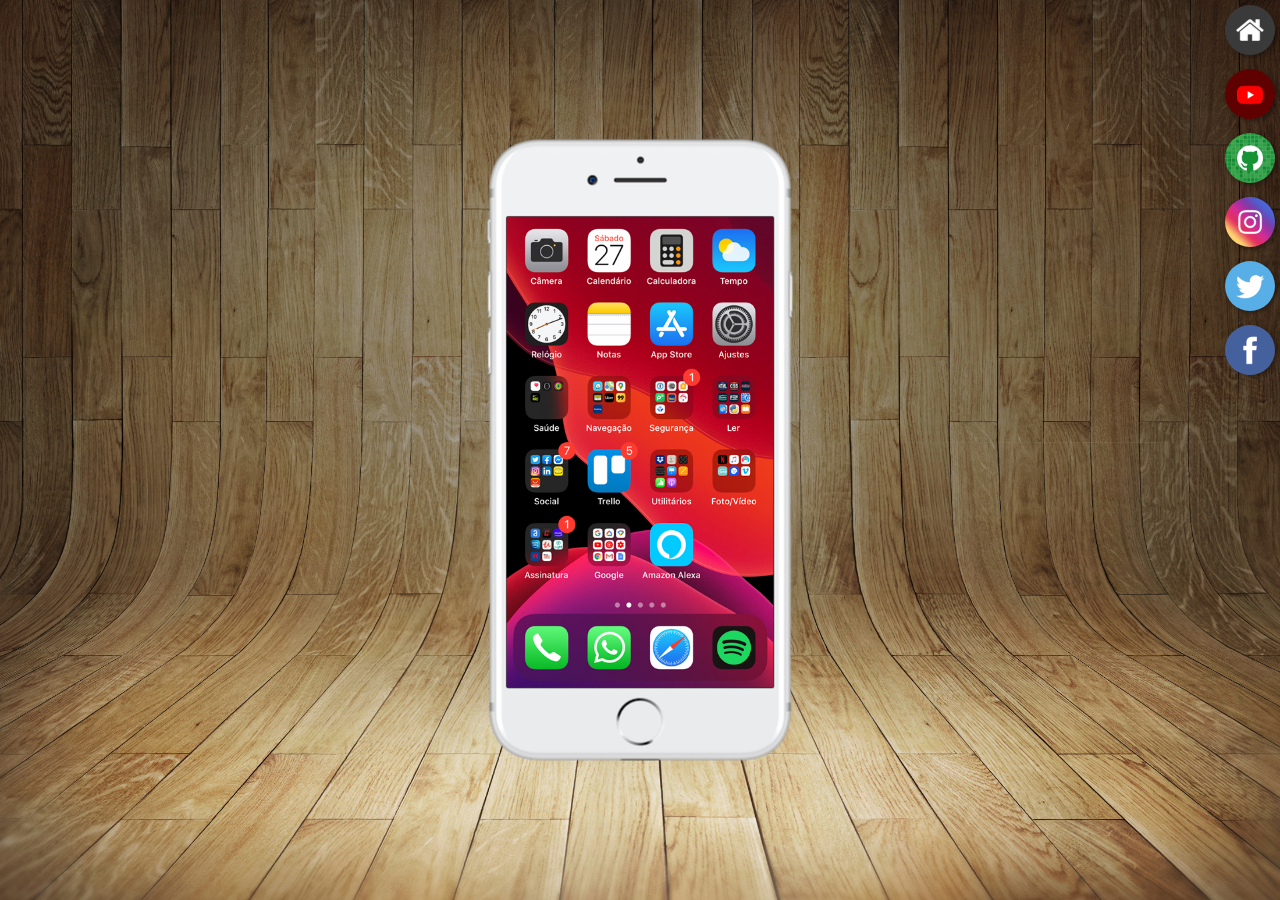
<file: index.html>
<!DOCTYPE html>
<html lang="pt-br">
<head>
    <meta charset="UTF-8">
    <meta http-equiv="X-UA-Compatible" content="IE=edge">
    <meta name="viewport" content="width=device-width, initial-scale=1.0">
    <title>Projeto Redes Sociais</title>
    <link rel="shortcut icon" href="favicon.ico" type="image/x-icon">
    <link rel="stylesheet" href="style.css">
</head>
<body>
    <main>
        <section id="telefone">
            <iframe src="home.html" name="tela" id="tela" frameborder="0">
                seu navegor nao e compativel
            </iframe>

        </section>
        <section id="redes">
            <a href="home.html" target="tela">
                <img src="imagens/logo-home.jpg" alt="">
            </a><br>
            <a href="youtube.html" target="tela"><img src="imagens/logo-youtube.jpg" alt=""></a><br>
            <a href="github.html" target="tela"><img src="imagens/logo-github.jpg" alt=""></a><br>
            <a href="instagram.html" target="tela"><img src="imagens/logo-instagram.jpg" alt=""></a><br>
            <a href="twiter.html" target="tela"><img src="imagens/logo-twitter.jpg" alt=""></a><br>
            <a href="fack.html" target="tela"><img src="imagens/logo-facebook.jpg" alt=""></a>
             

        </section>
    </main>
    
</body>
</html>
</file>
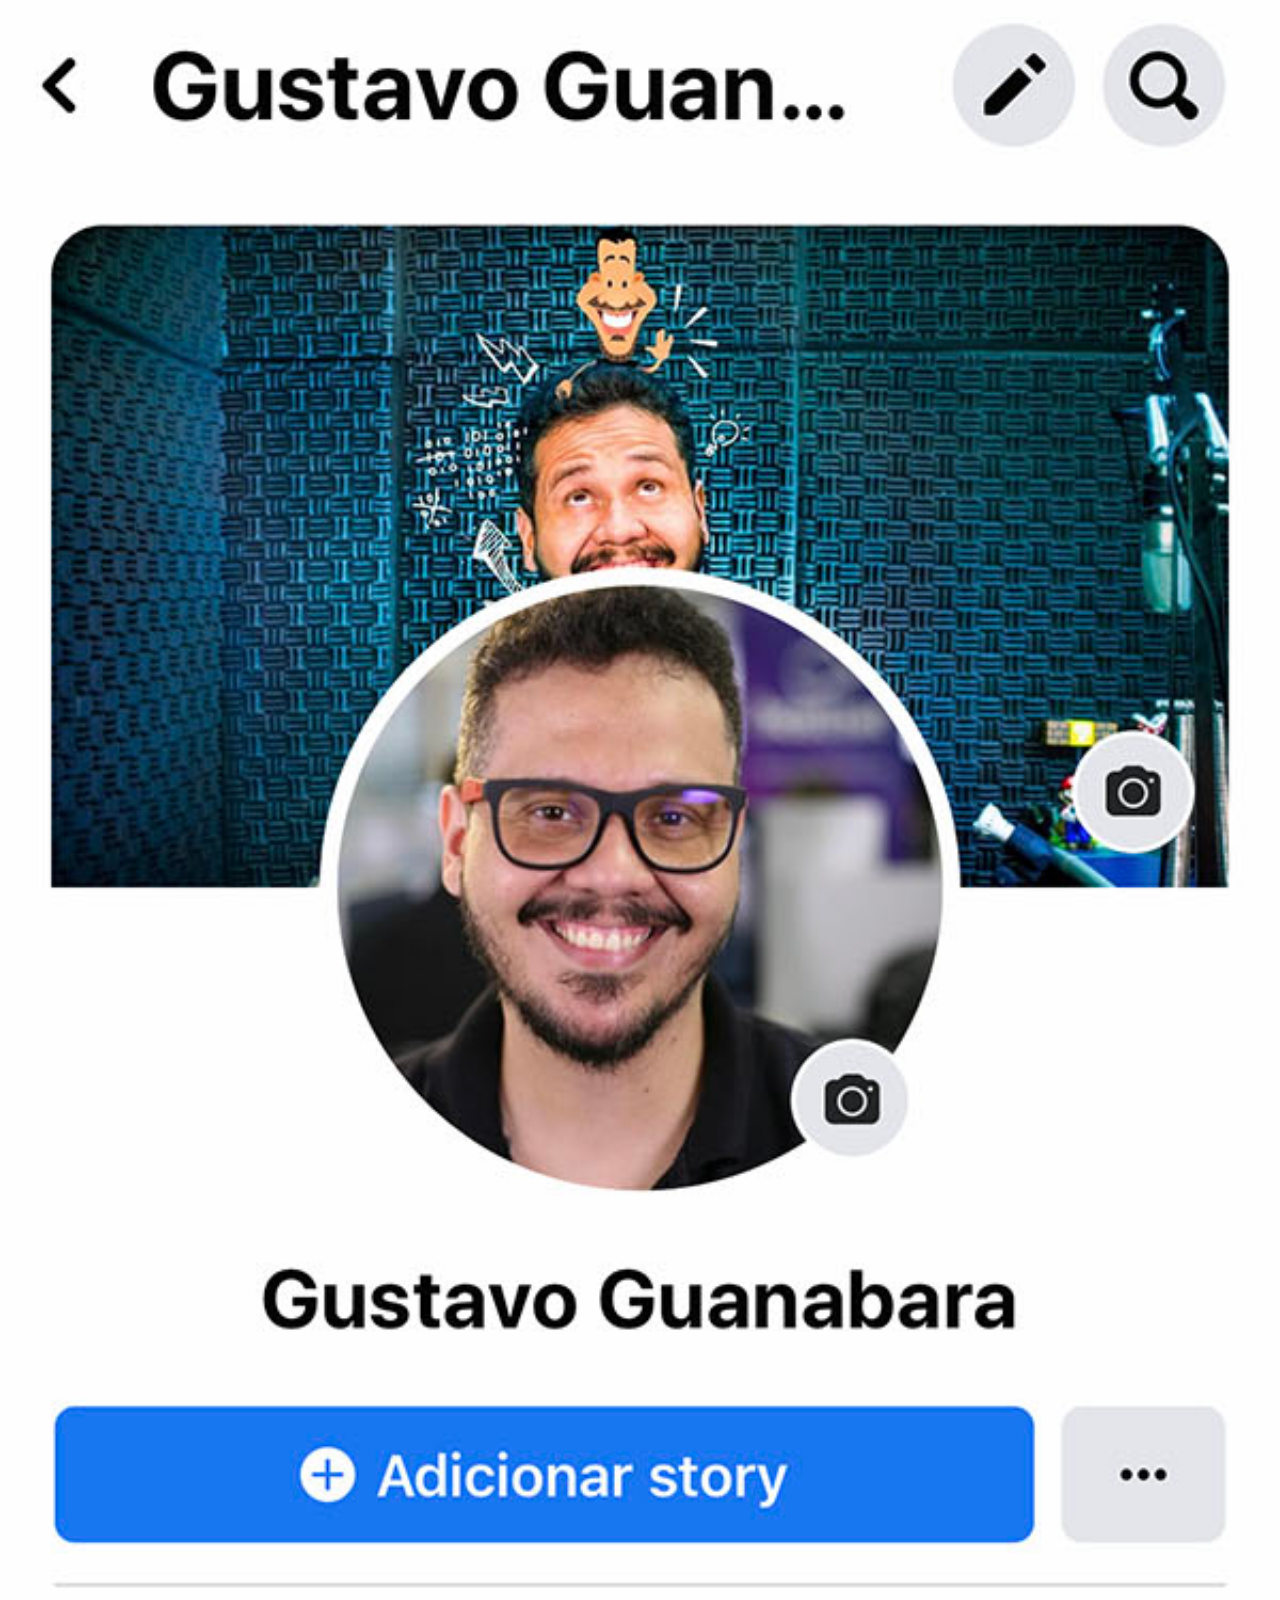
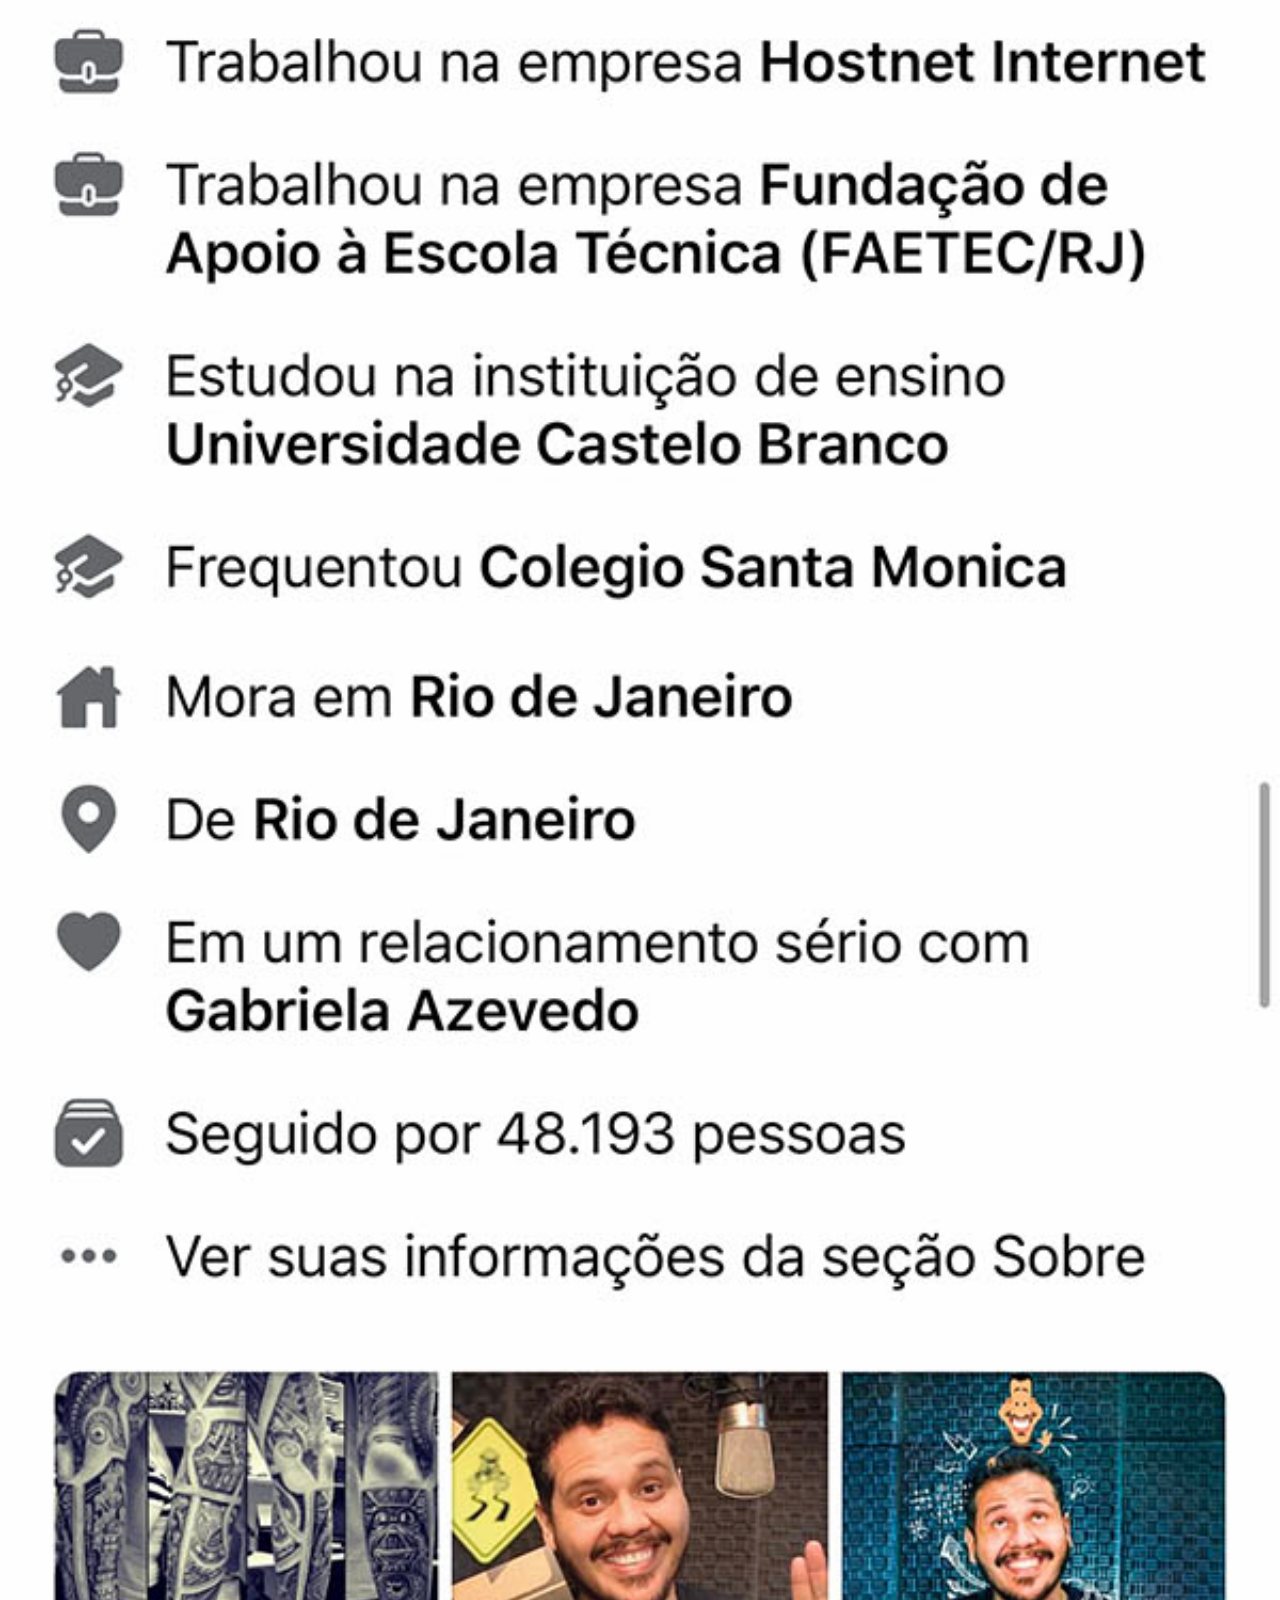
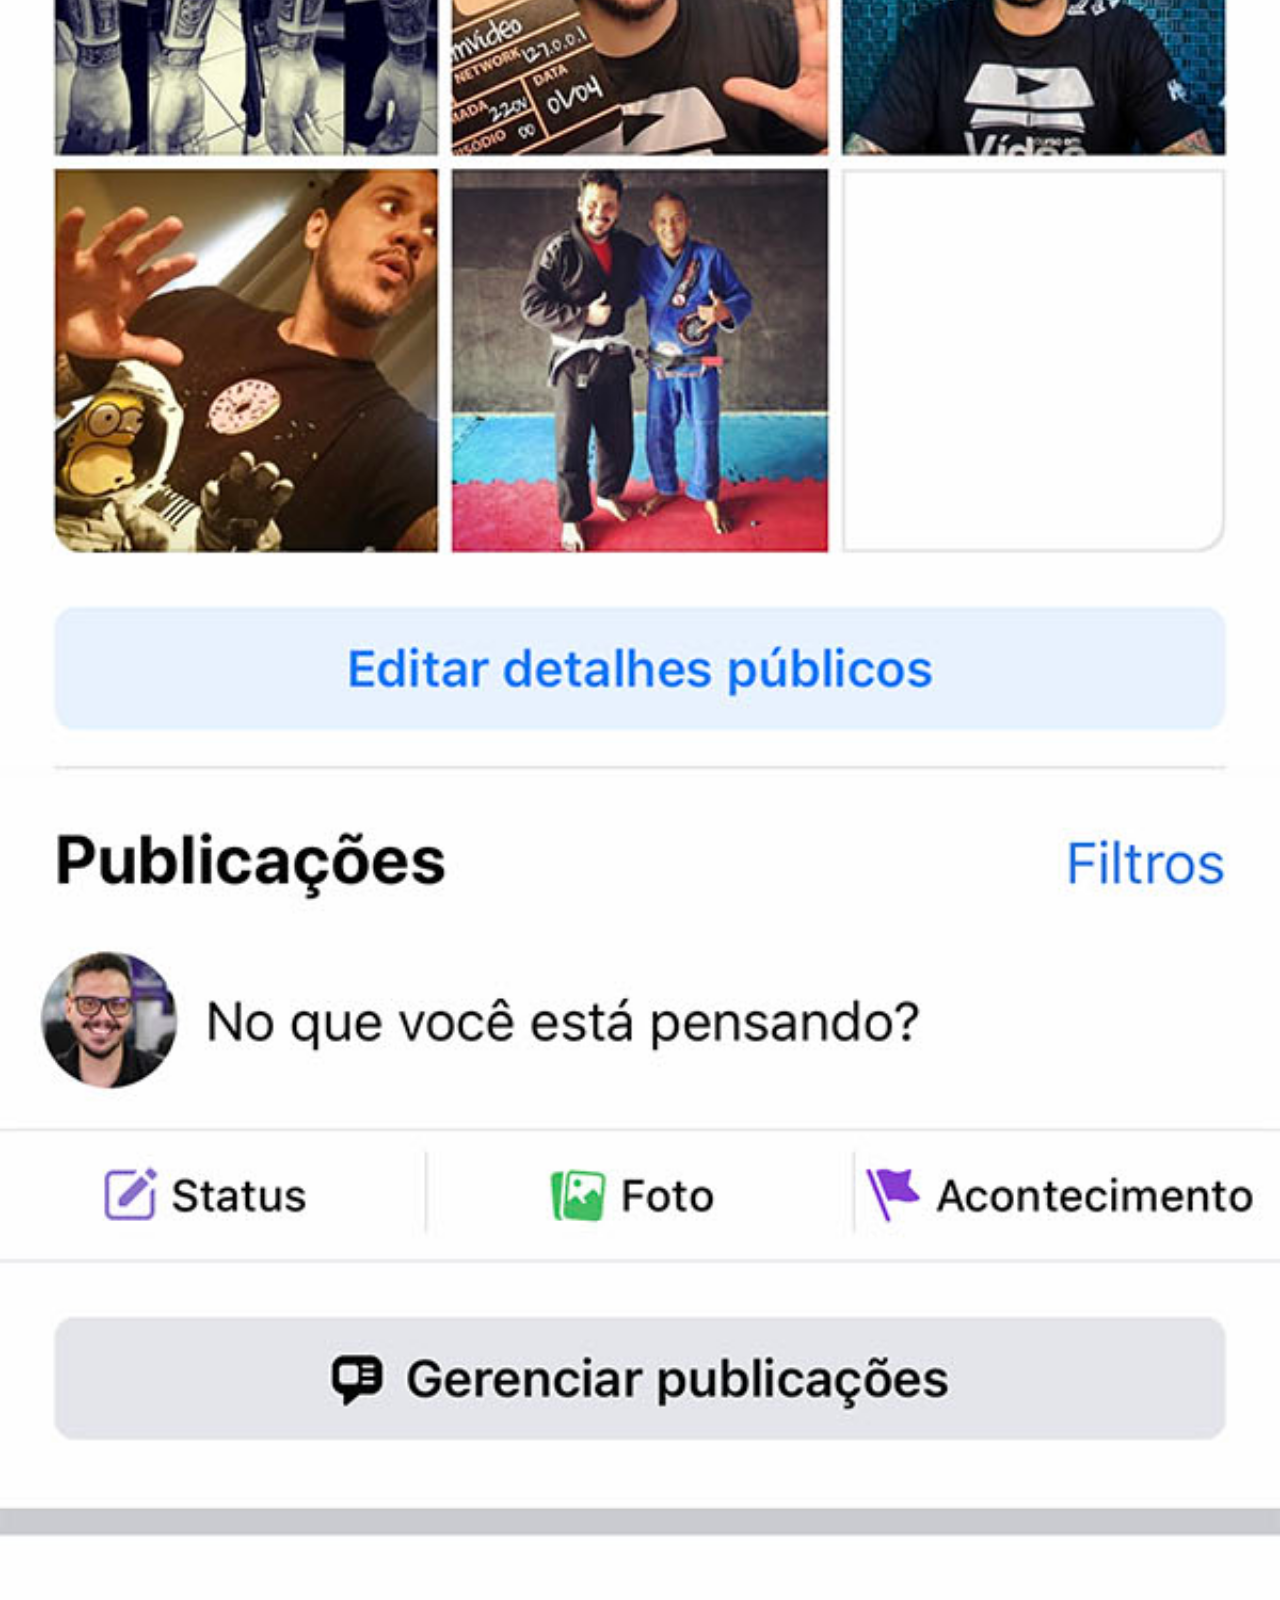
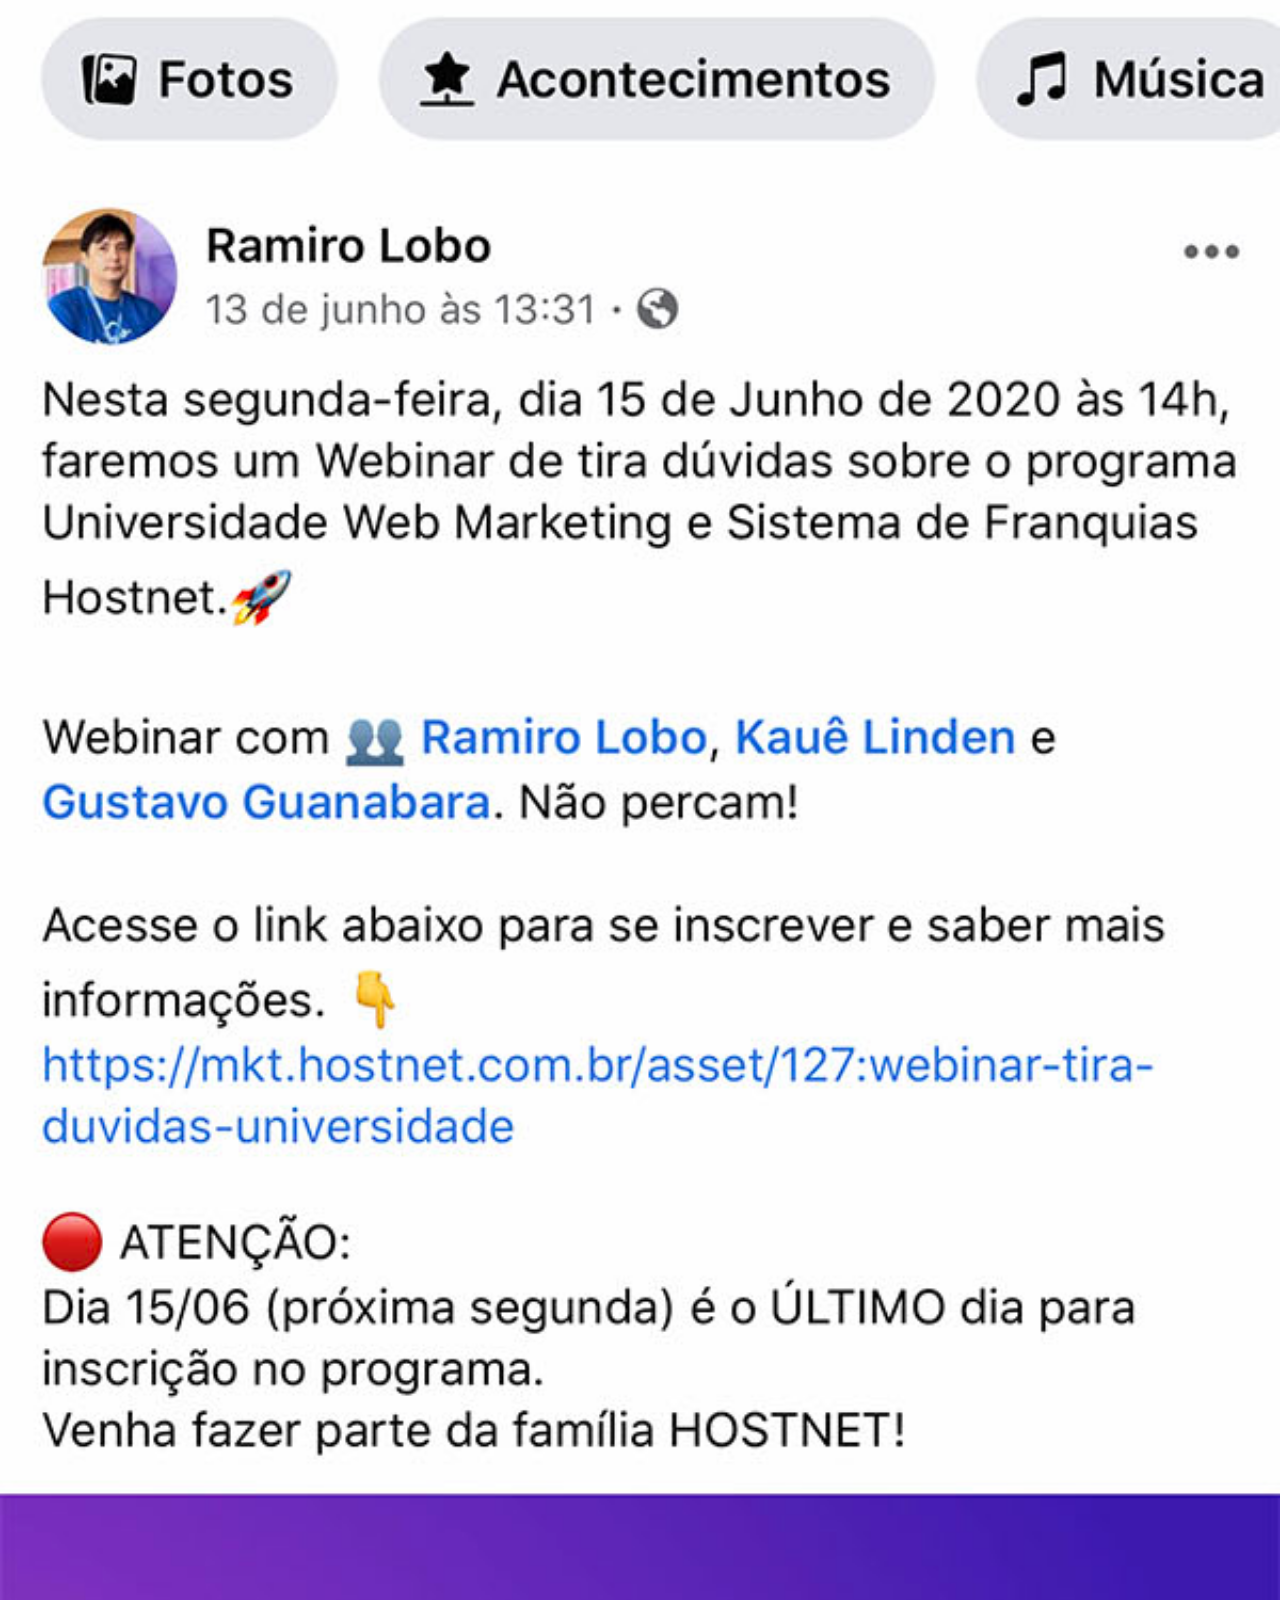
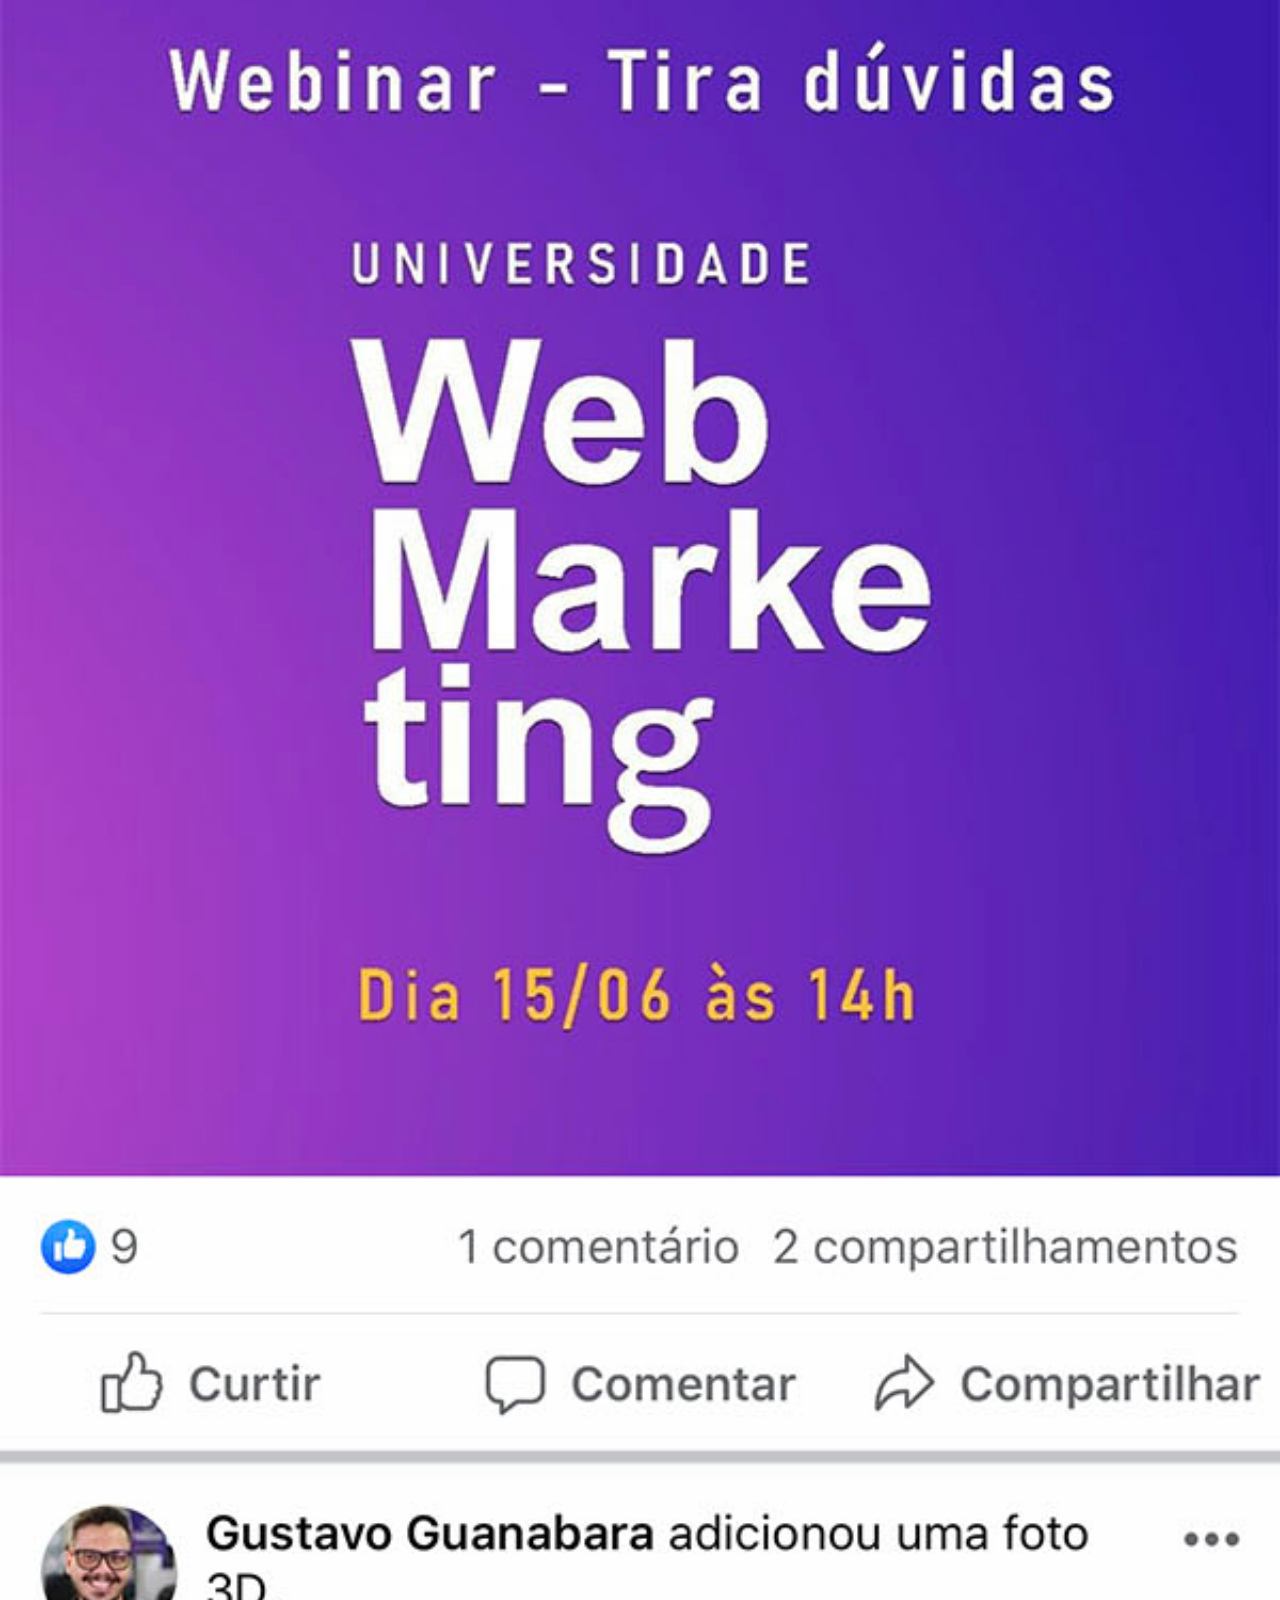
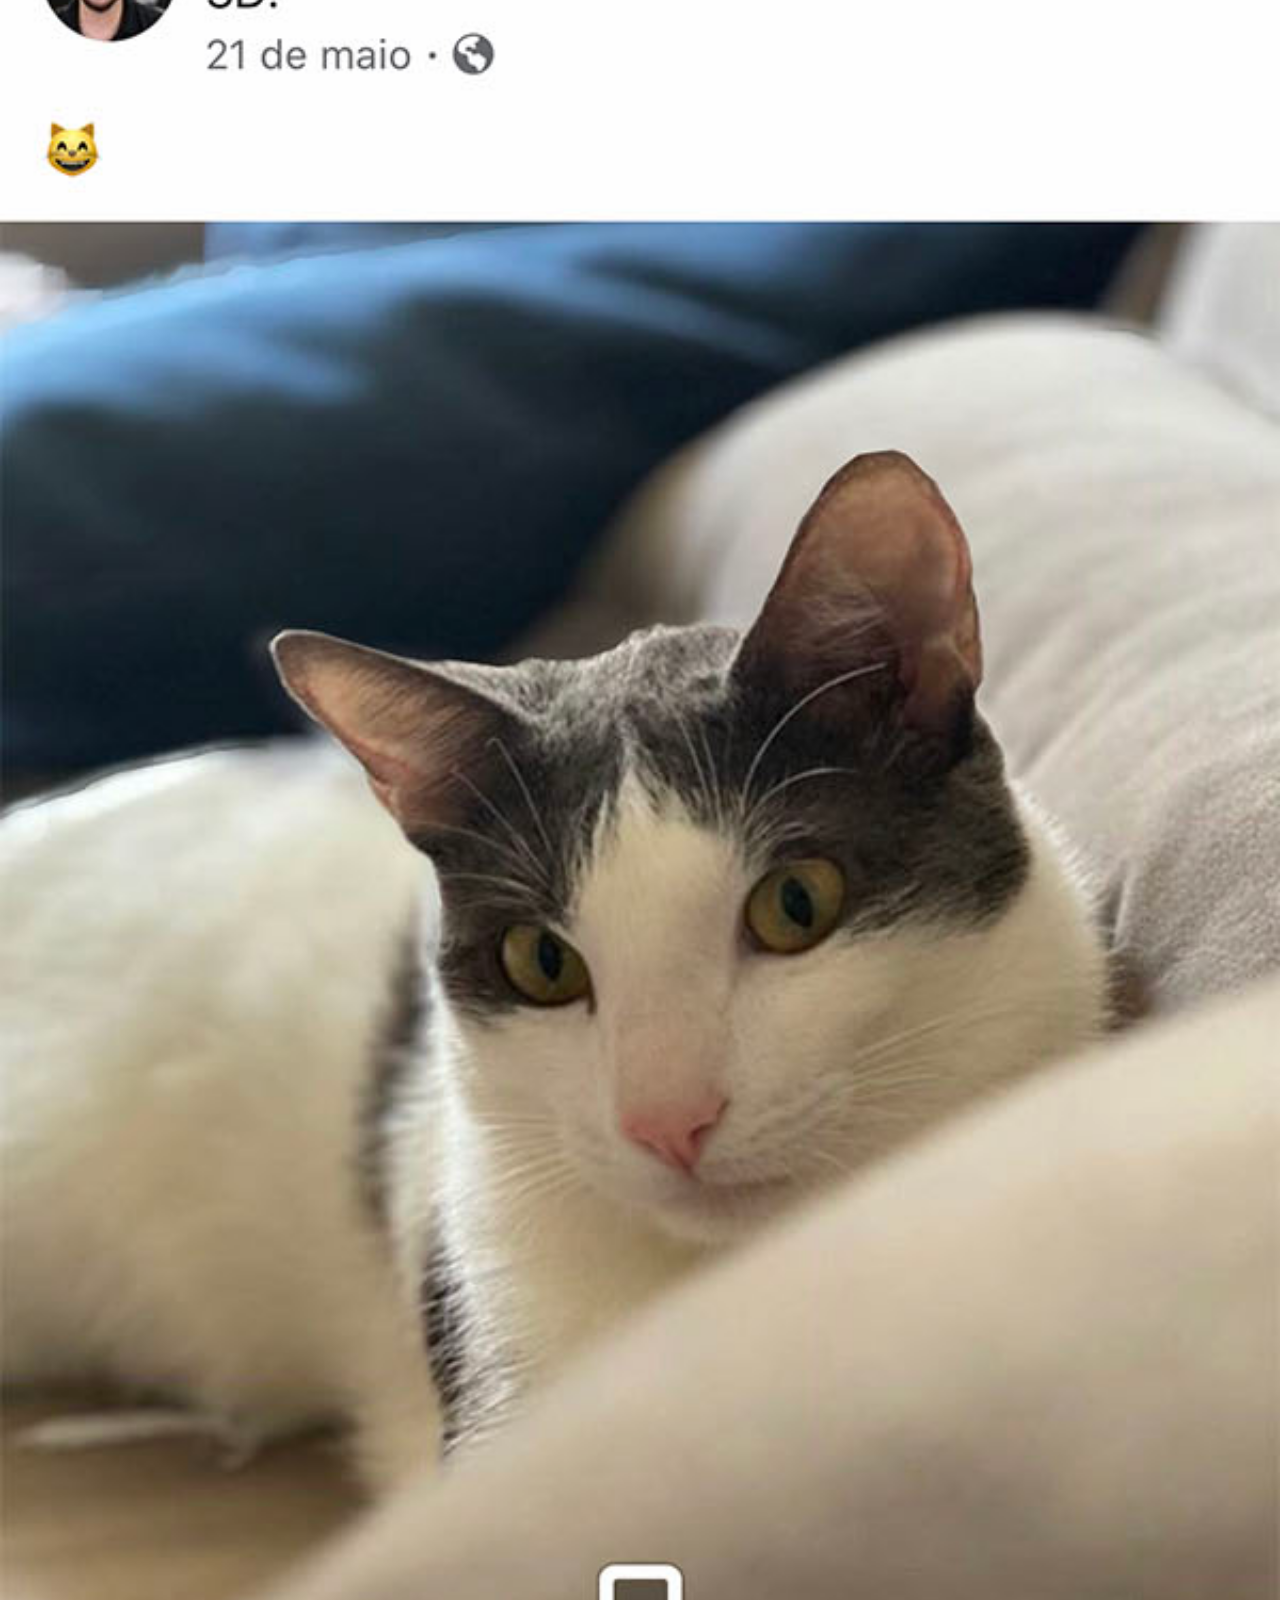
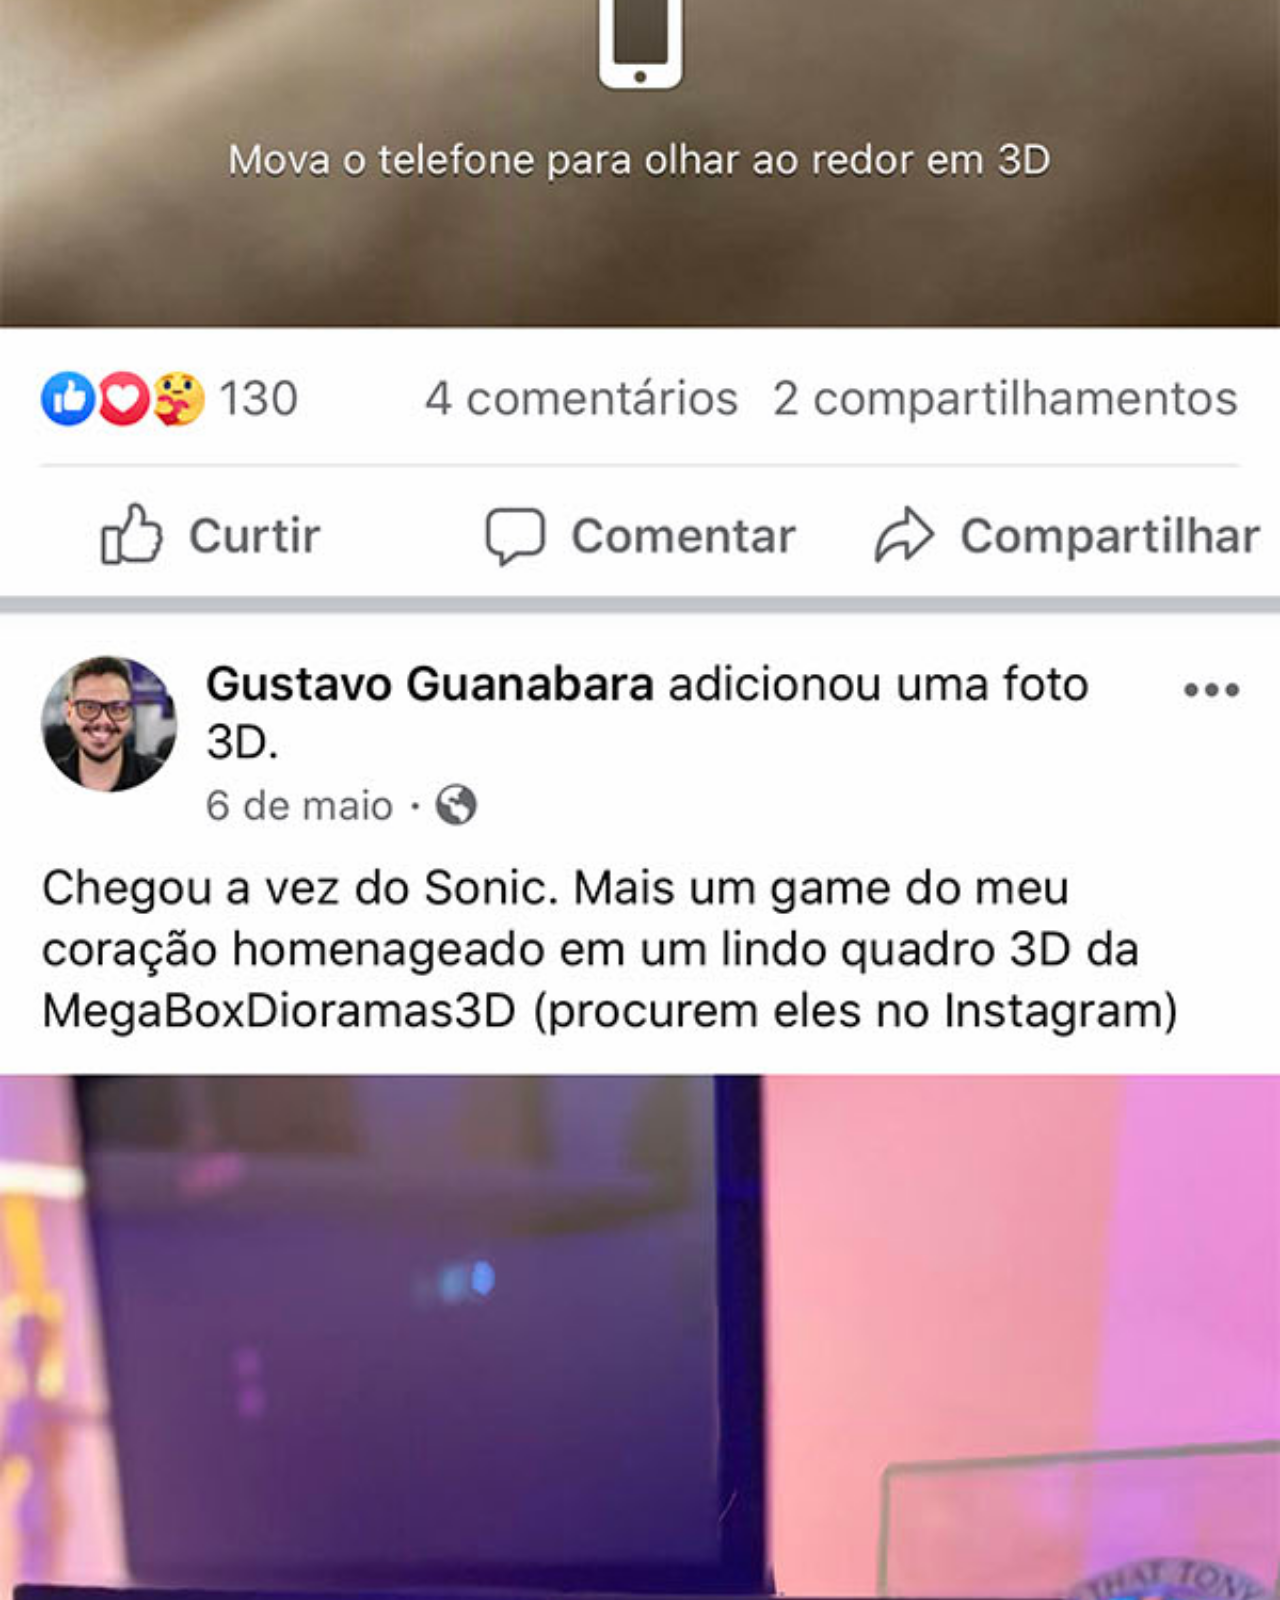
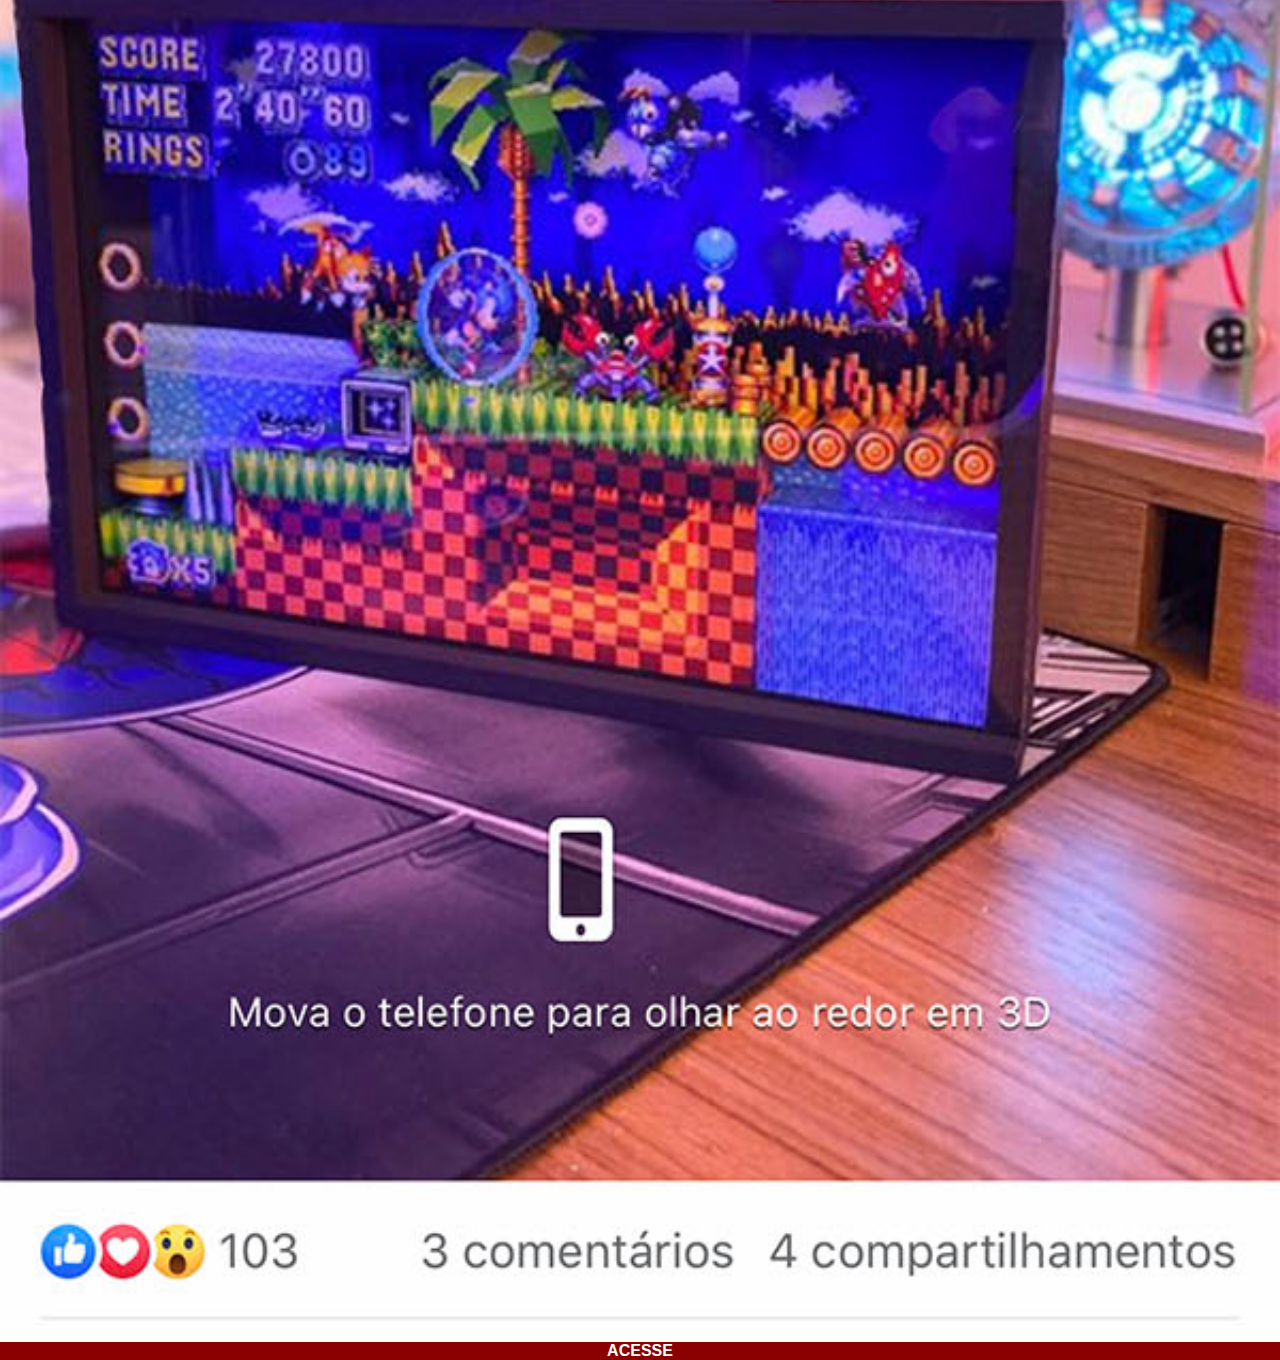
<file: fack.html>
<!DOCTYPE html>
<html lang="pt-br">
<head>
    <meta charset="UTF-8">
    <meta http-equiv="X-UA-Compatible" content="IE=edge">
    <meta name="viewport" content="width=device-width, initial-scale=1.0">
    <title>Document</title>
    <link rel="stylesheet" href="social.css">
</head>
<body>
    <img src="imagens/tela-facebook.jpg" alt="">
    <a href="#" target="_blank">ACESSE</a>
    
</body>
</html>
</file>
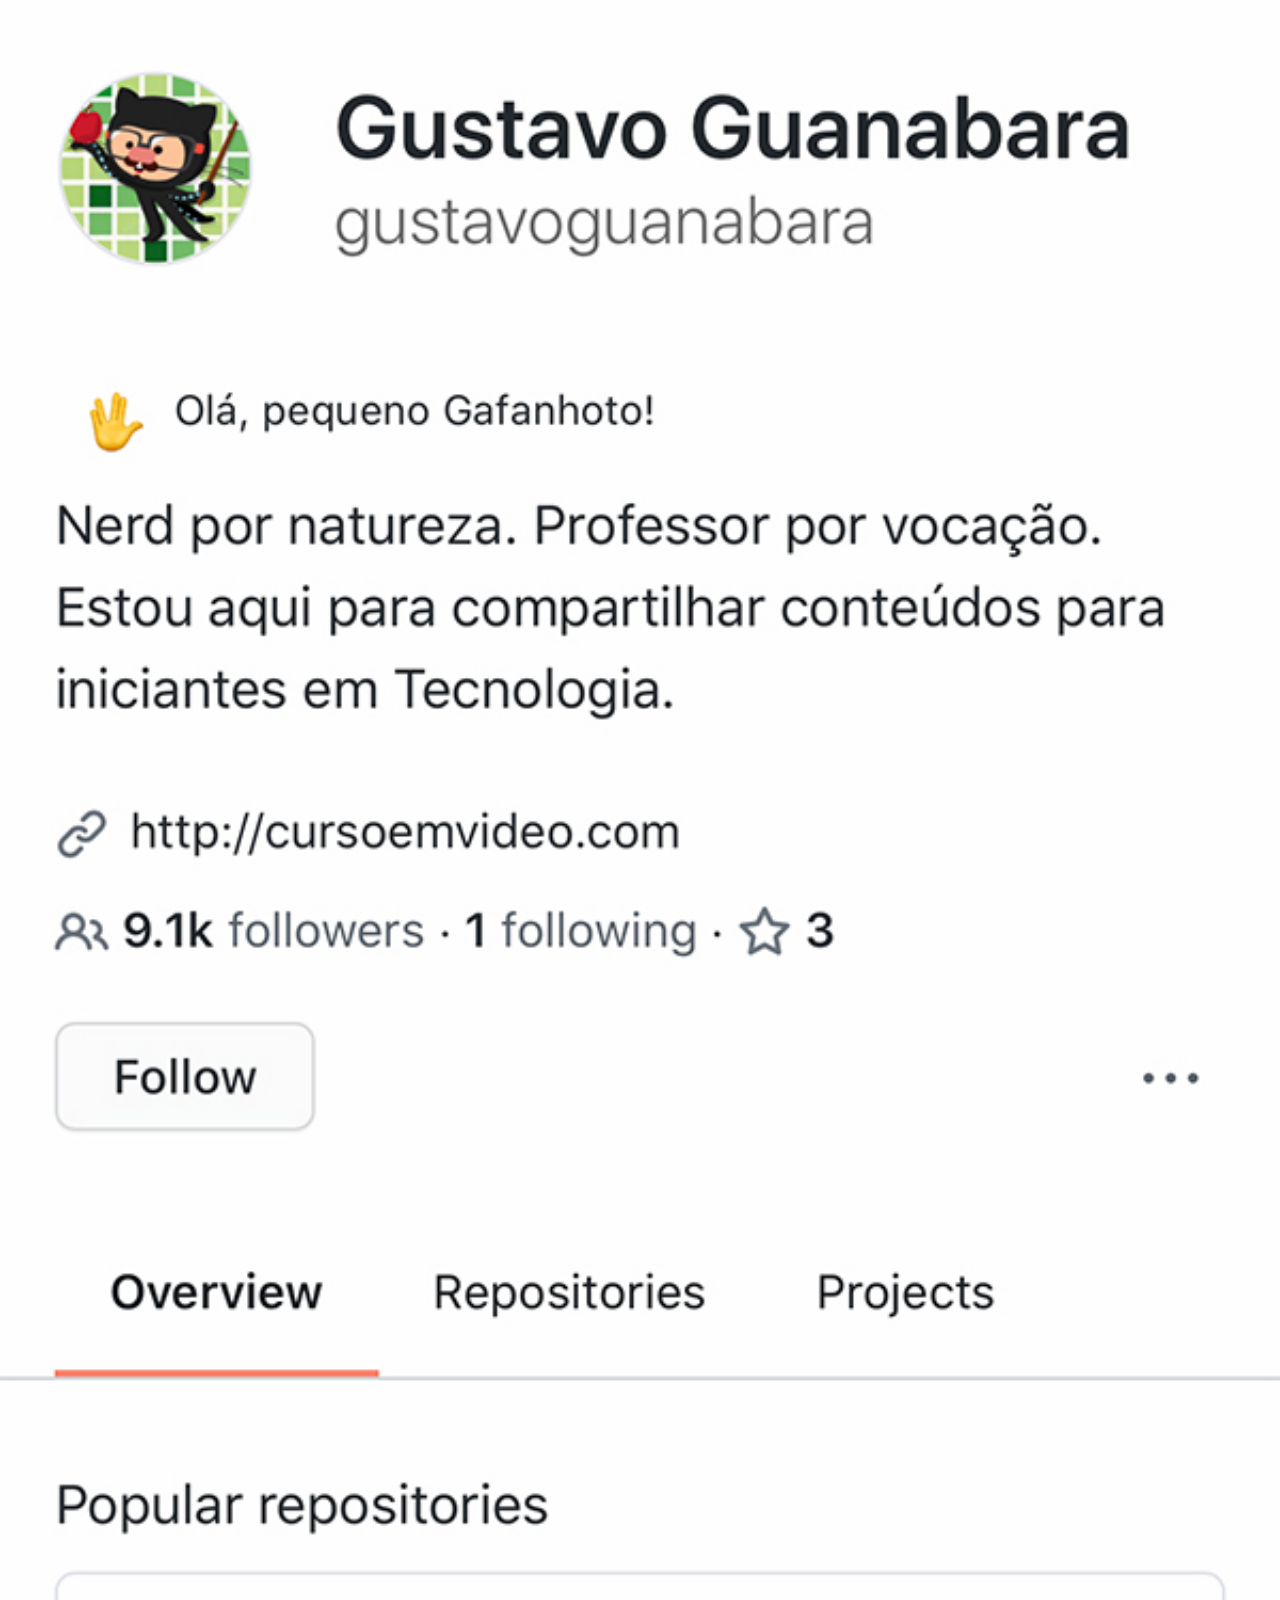
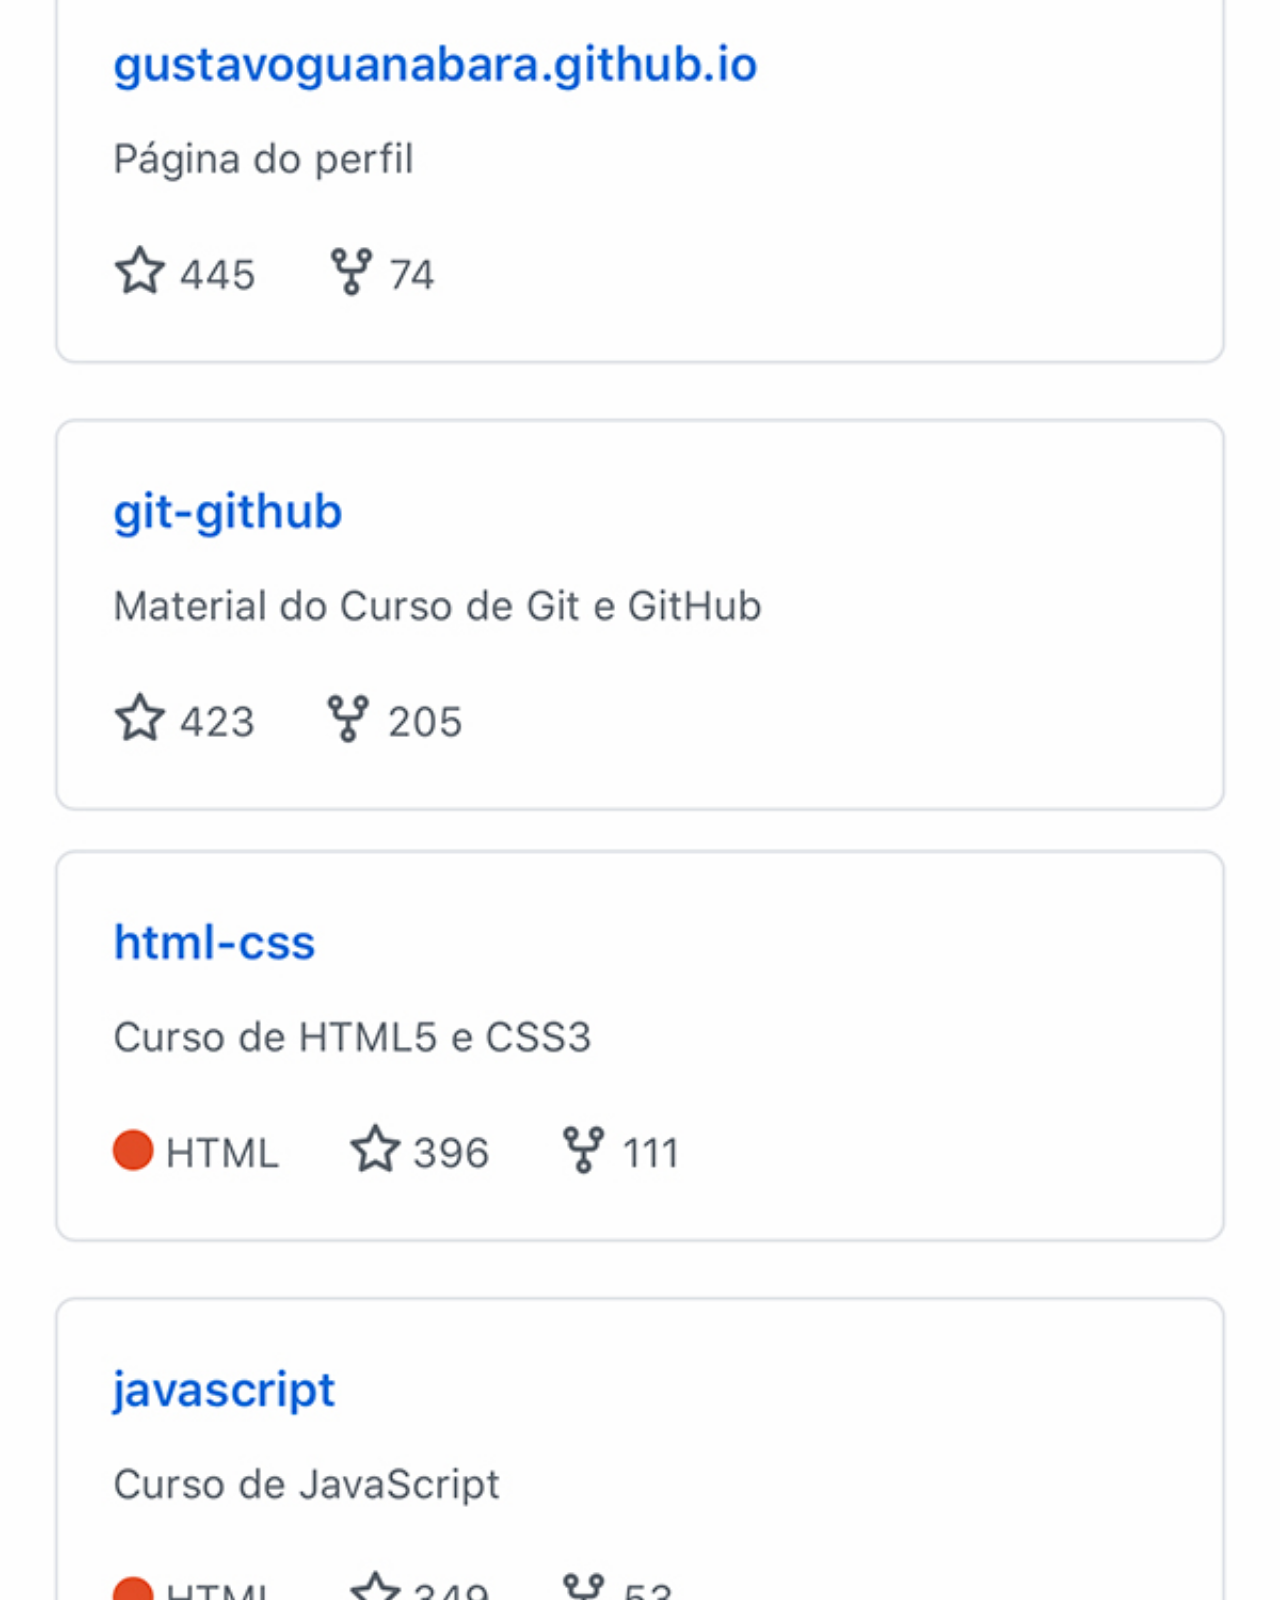
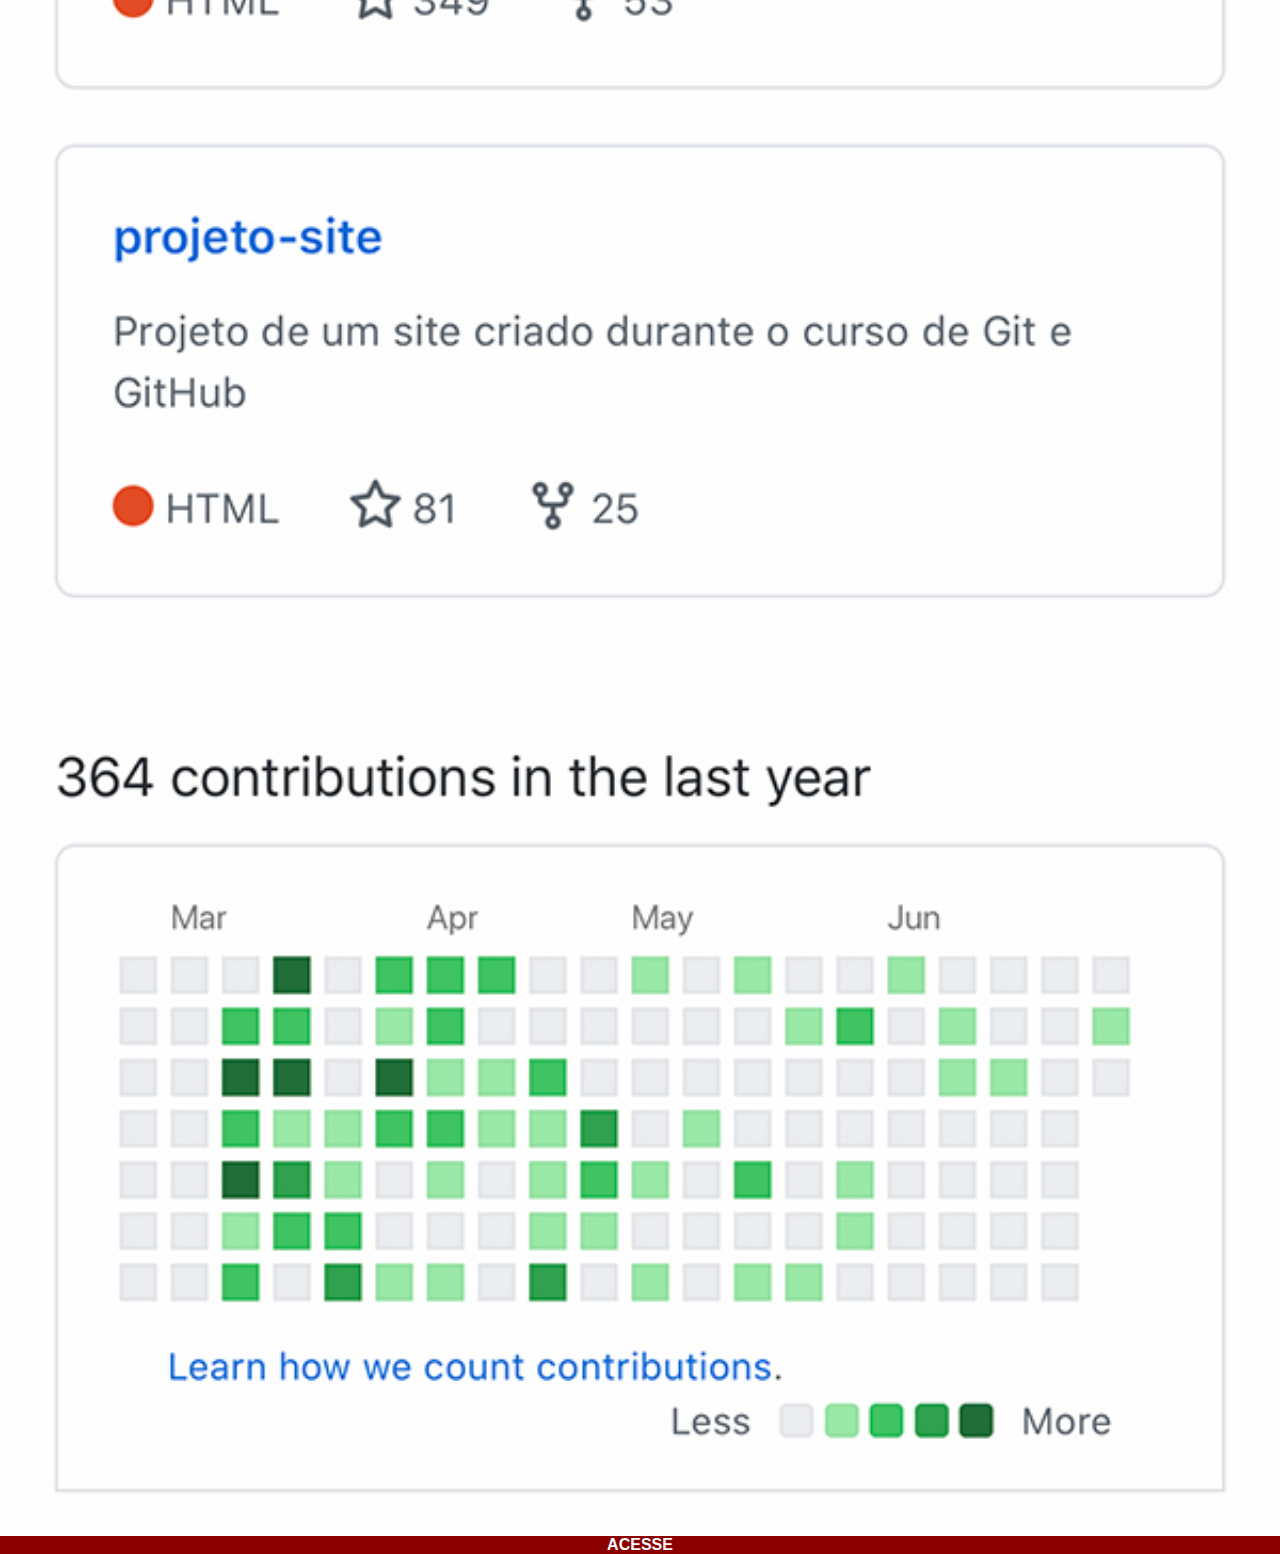
<file: github.html>
<!DOCTYPE html>
<html lang="pt-br">
<head>
    <meta charset="UTF-8">
    <meta http-equiv="X-UA-Compatible" content="IE=edge">
    <meta name="viewport" content="width=device-width, initial-scale=1.0">
    <title>Document</title>
    <link rel="stylesheet" href="social.css">
</head>
<body>
    <img src="imagens/tela-github.jpg" alt="">
    <a href="#" target="_blank">ACESSE</a>
    
</body>
</html>
</file>
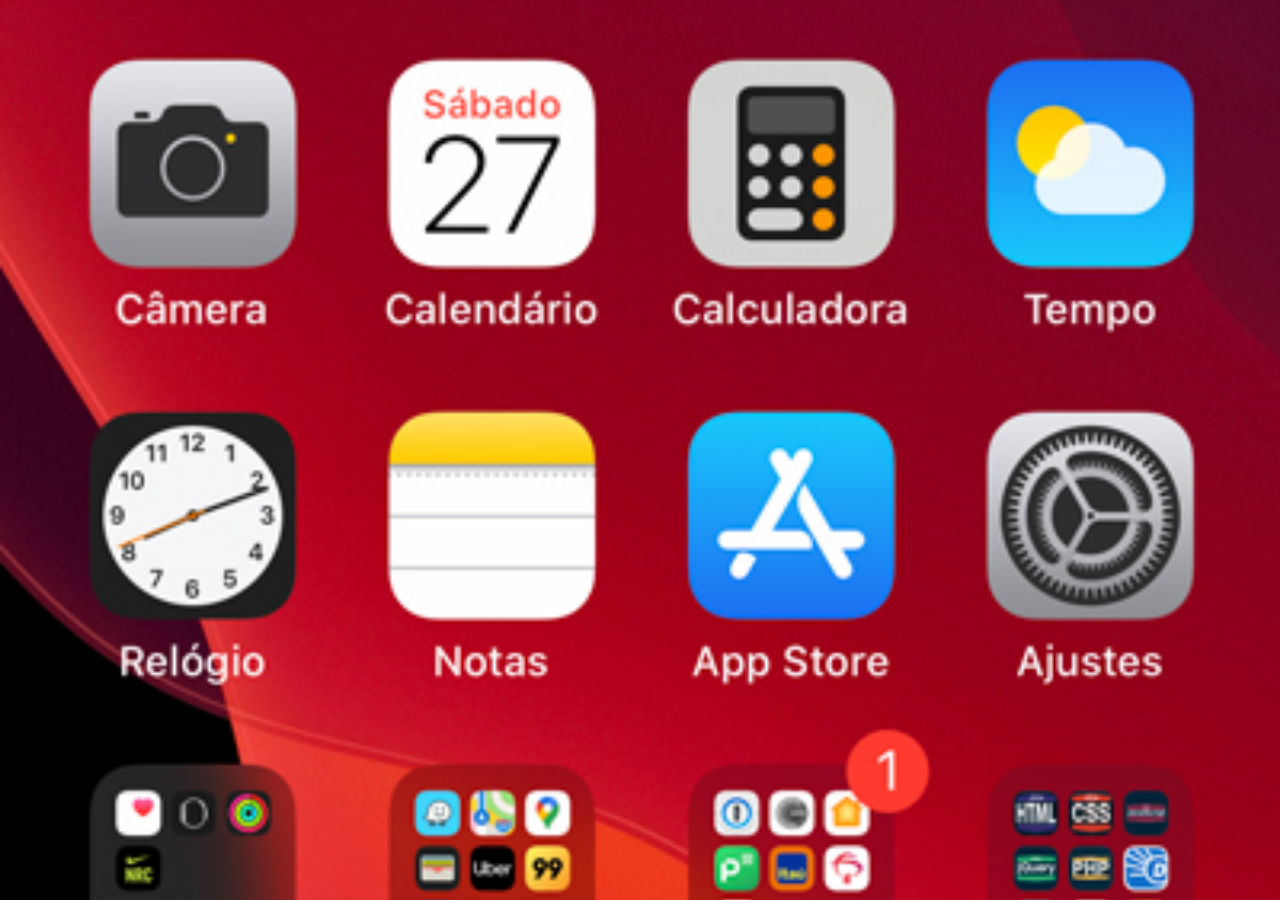
<file: home.html>
<!DOCTYPE html>
<html lang="pt-br">
<head>
    <meta charset="UTF-8">
    <meta http-equiv="X-UA-Compatible" content="IE=edge">
    <meta name="viewport" content="width=device-width, initial-scale=1.0">
    <title>Document</title>
    <style>
        *{
            margin: 0px;
            padding: 0px;
        }
        body{
            width: 100vw;
            height: 100vh;
            background: black url(imagens/tela-home.jpg) no-repeat top center;
            background-size: cover;
        }
    </style>
</head>
<body>
    
</body>
</html>
</file>
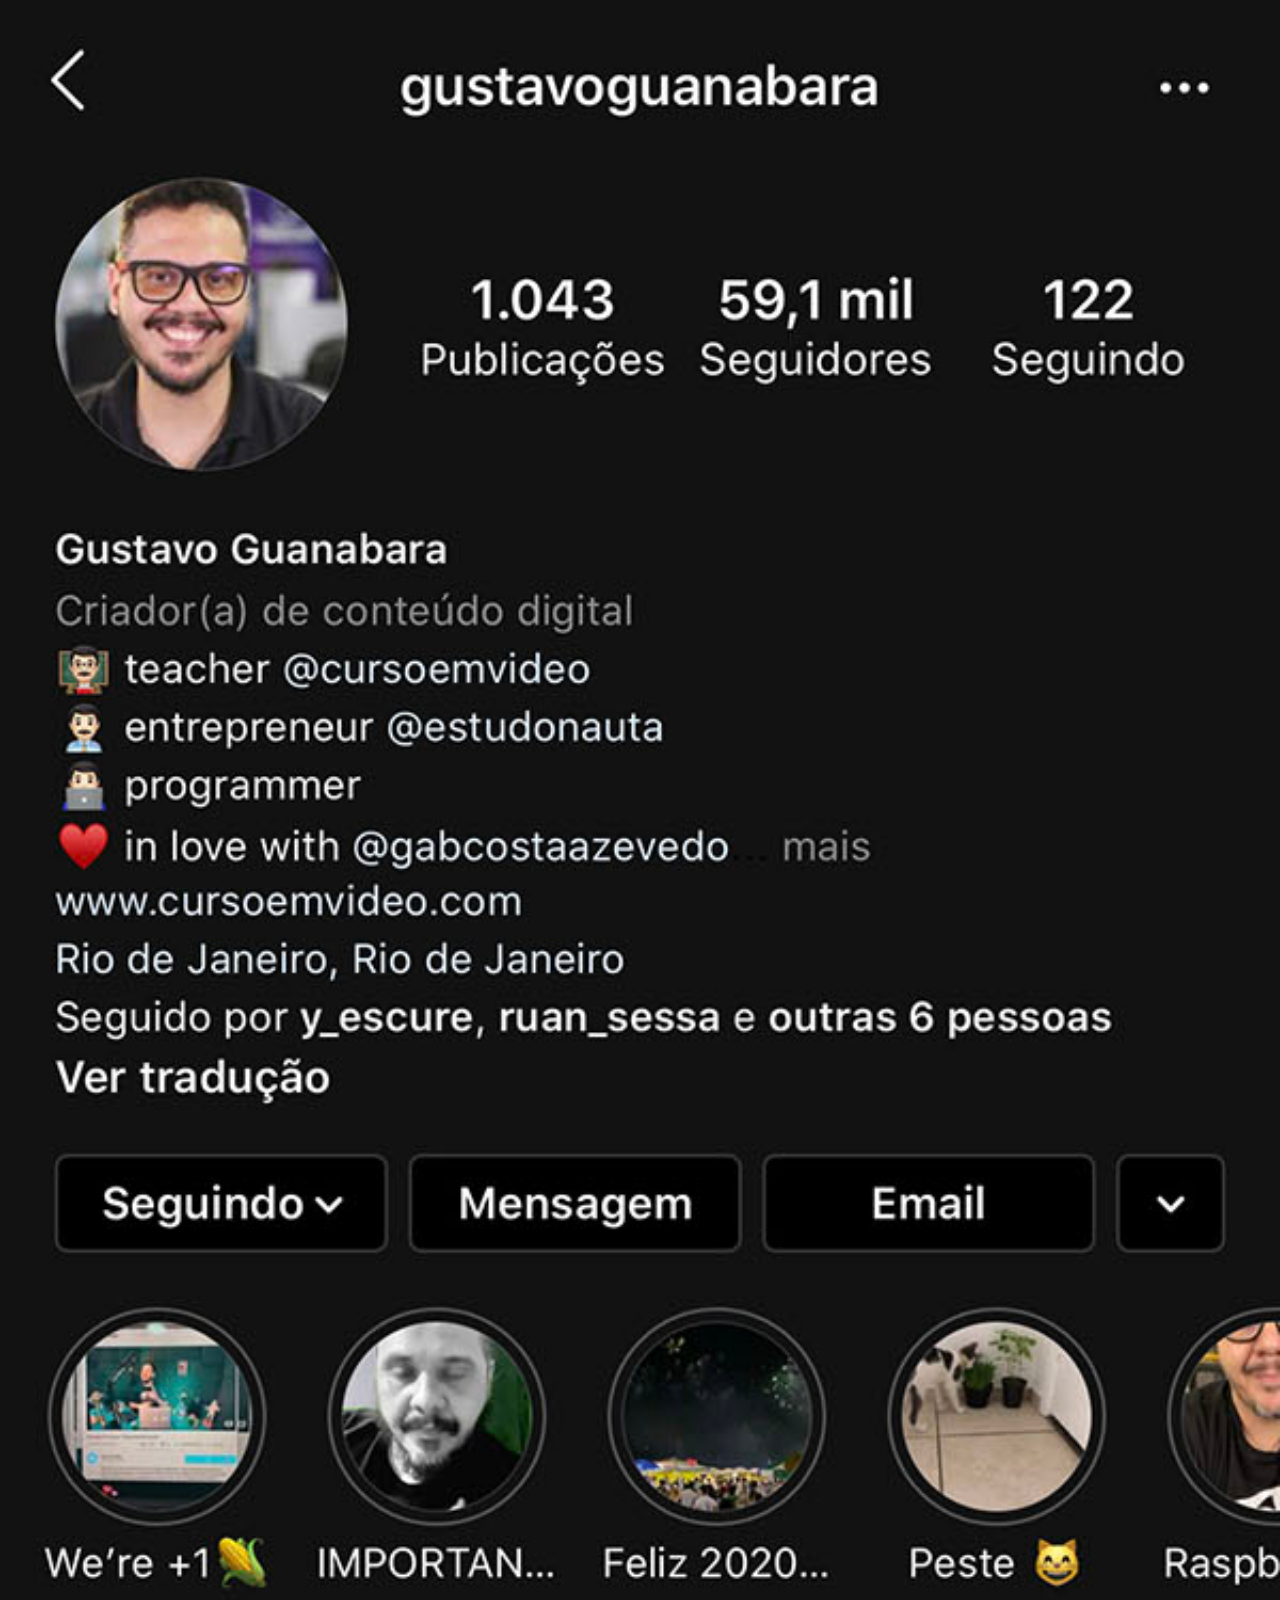
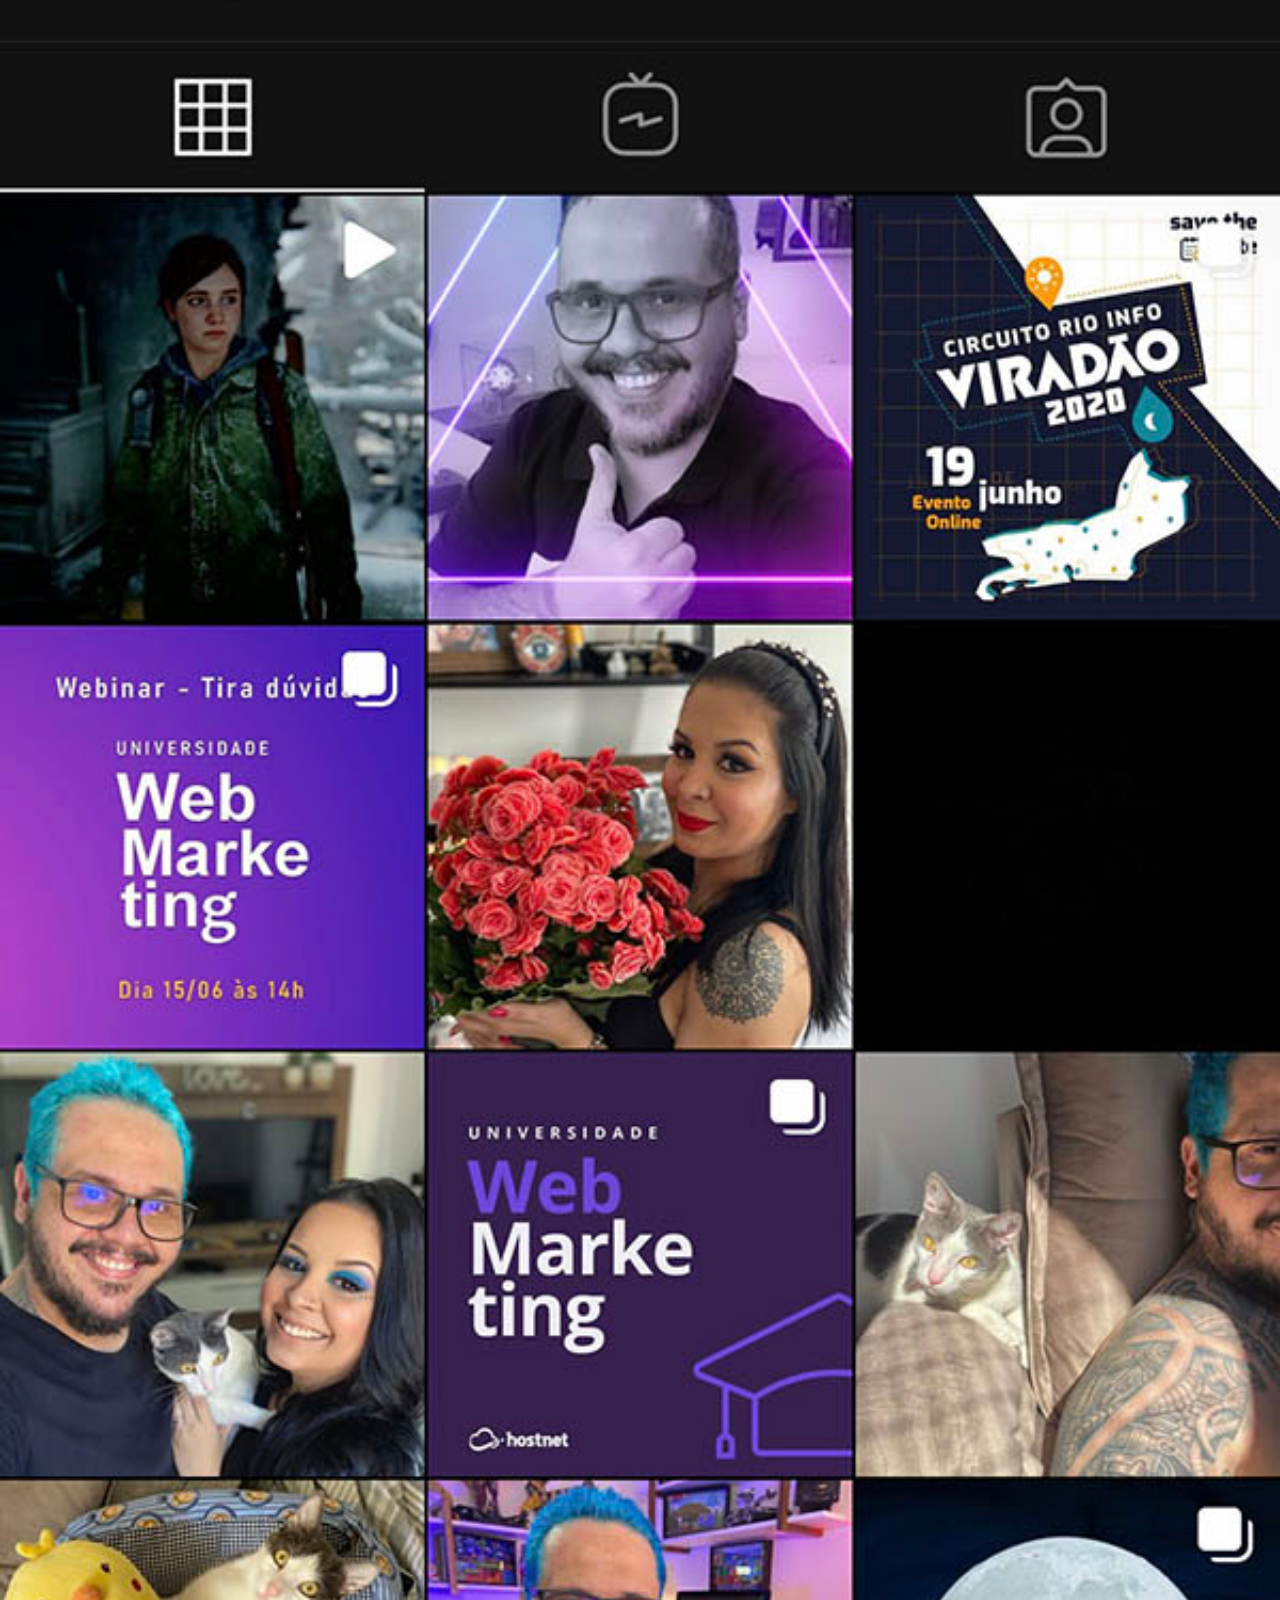
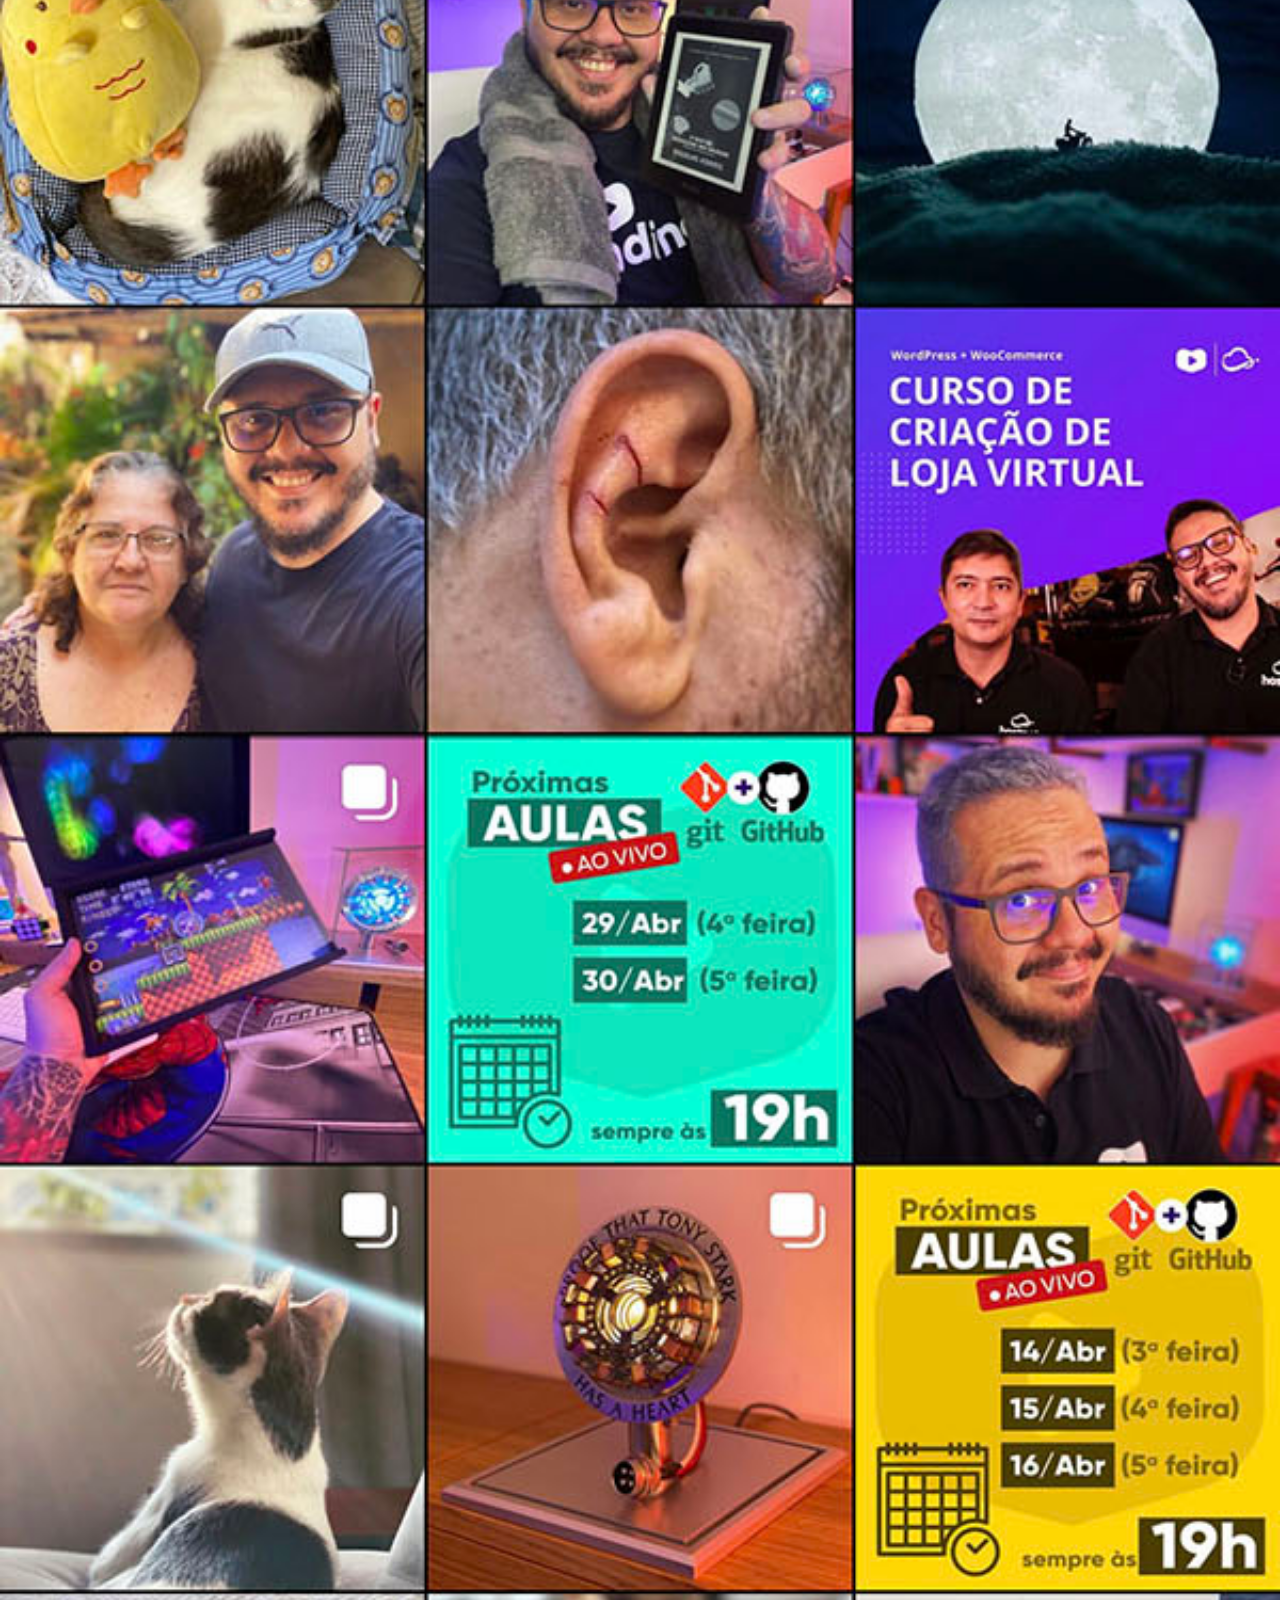
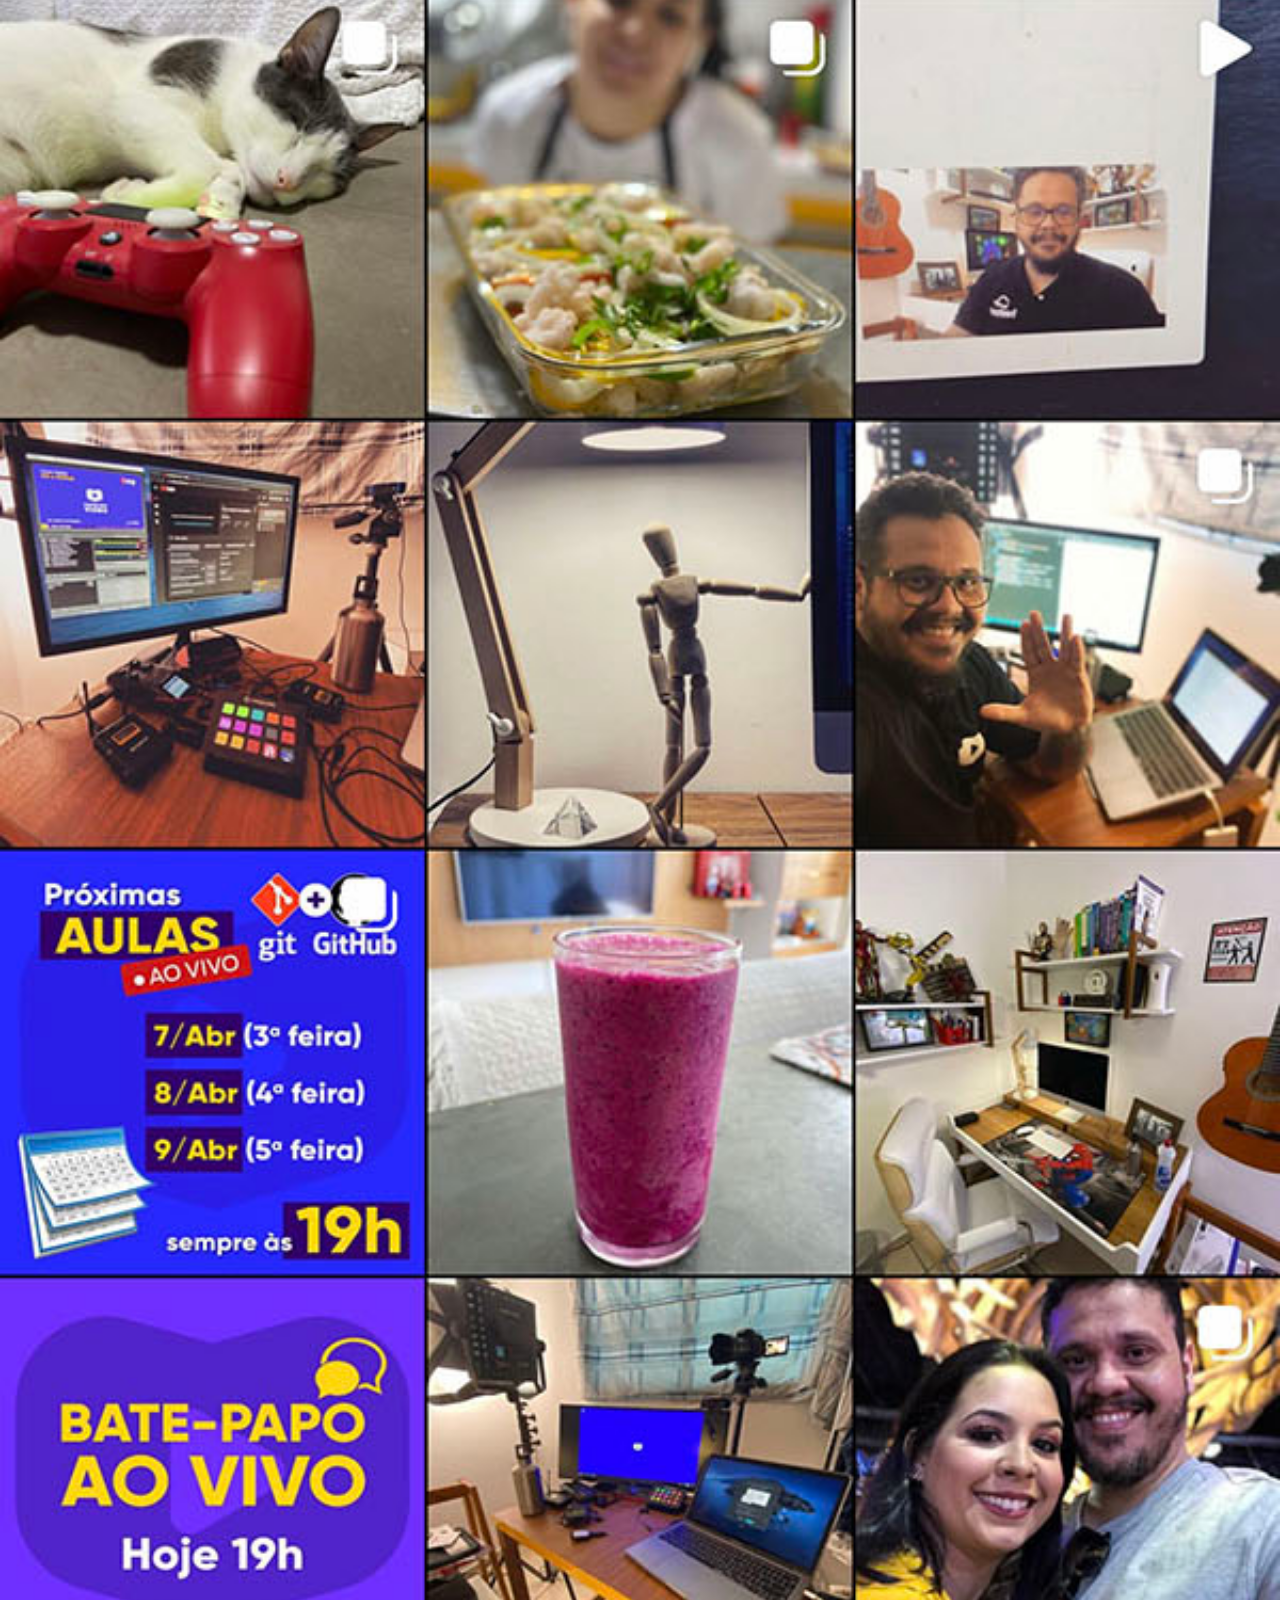
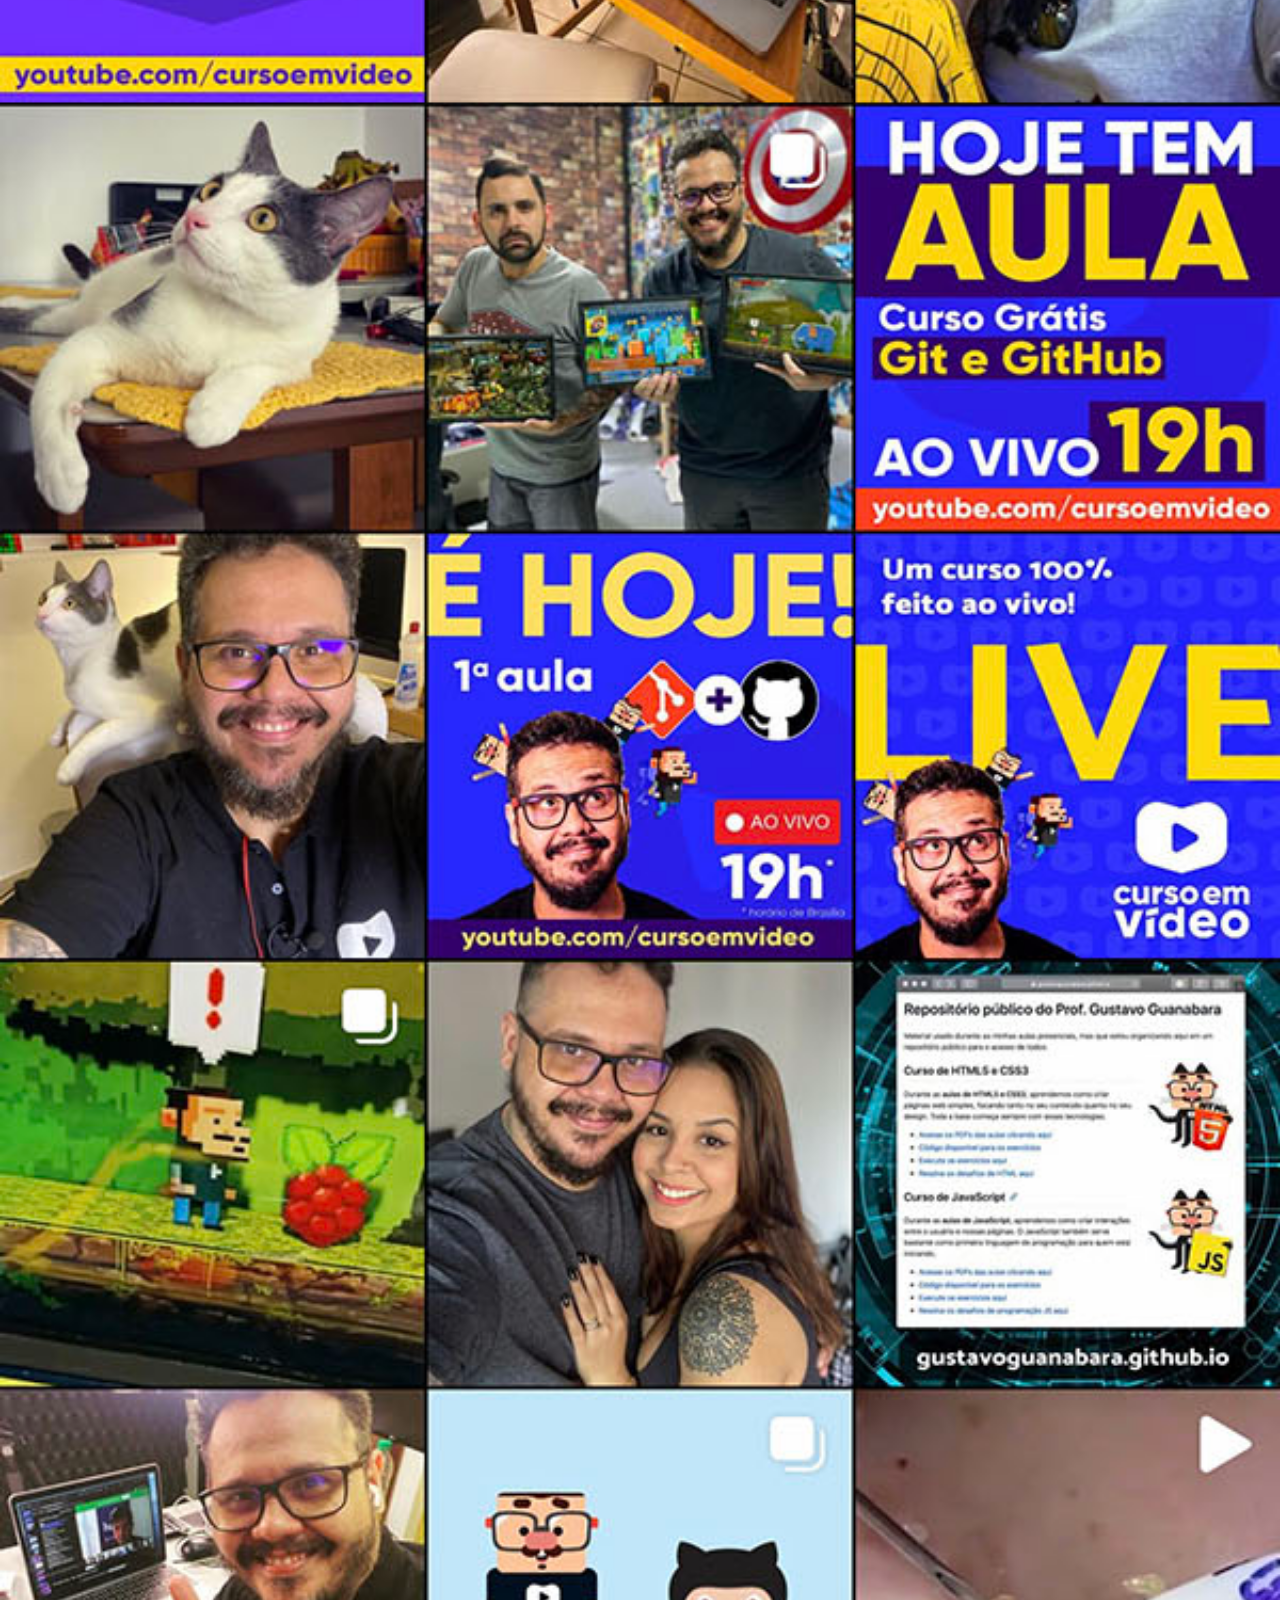
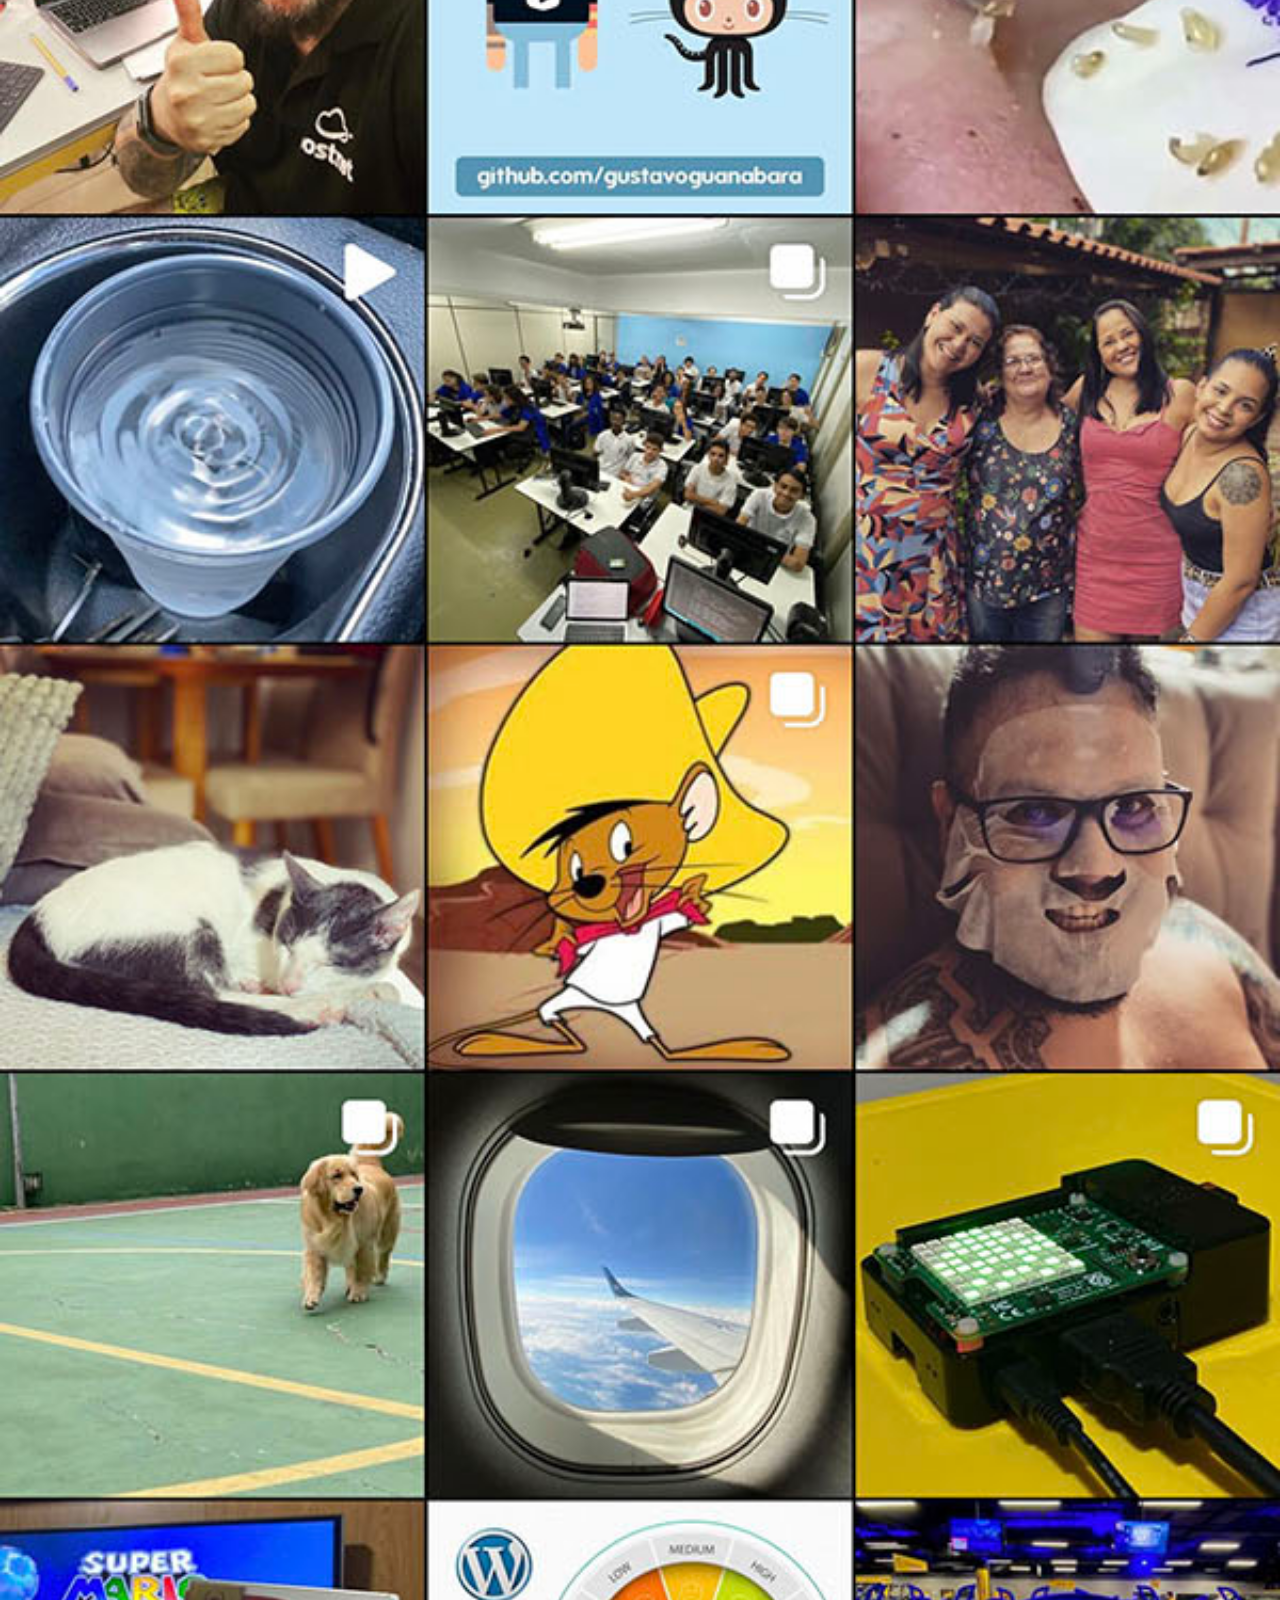
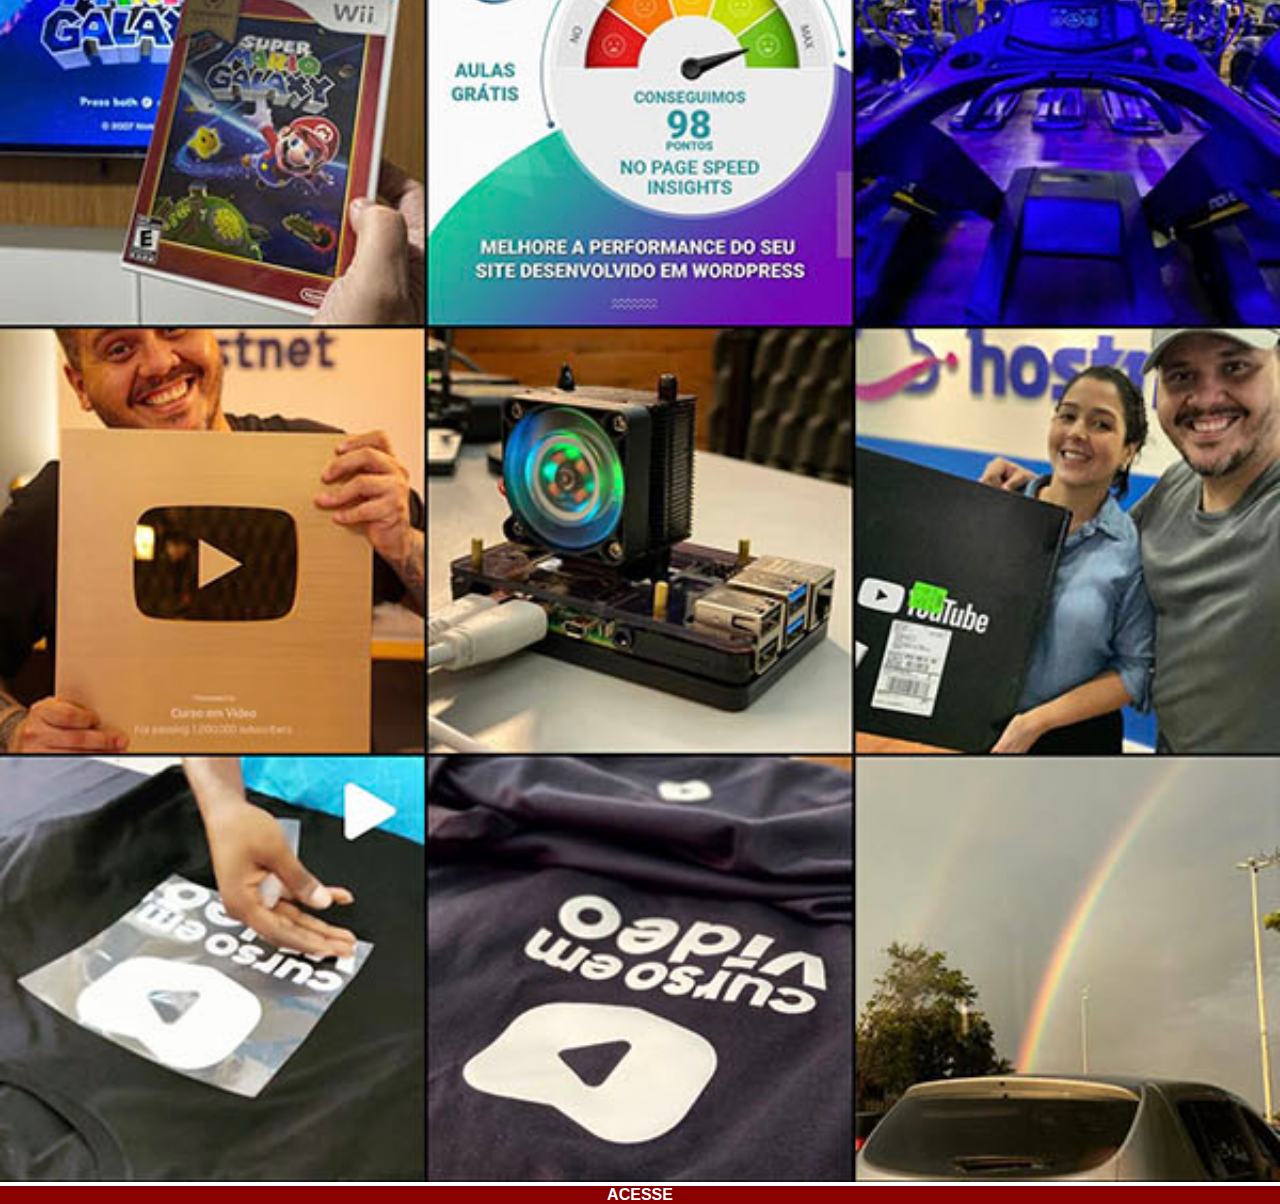
<file: instagram.html>
<!DOCTYPE html>
<html lang="pt-br">
<head>
    <meta charset="UTF-8">
    <meta http-equiv="X-UA-Compatible" content="IE=edge">
    <meta name="viewport" content="width=device-width, initial-scale=1.0">
    <title>Document</title>
    <link rel="stylesheet" href="social.css">
</head>
<body>
    <img src="imagens/tela-instagram.jpg" alt="">
    <a href="#" target="_blank">ACESSE</a>
    
</body>
</html>
</file>
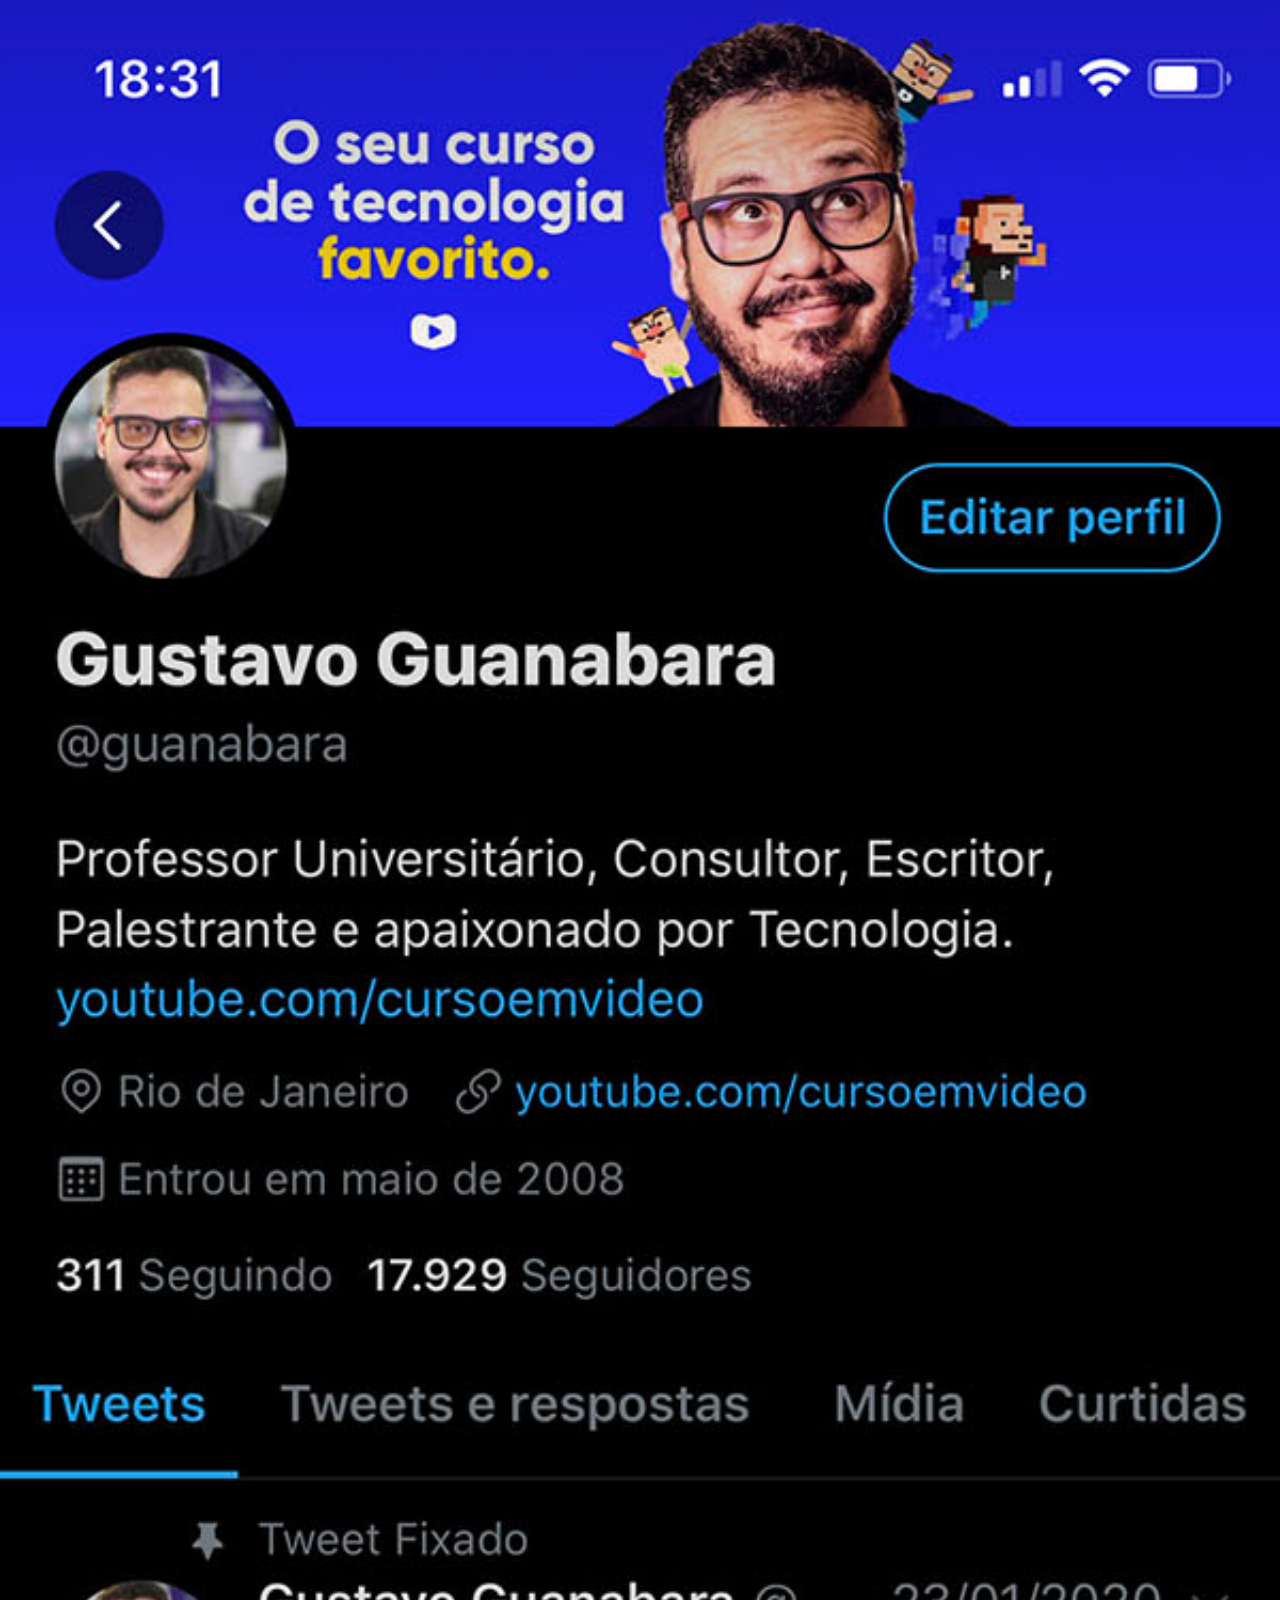
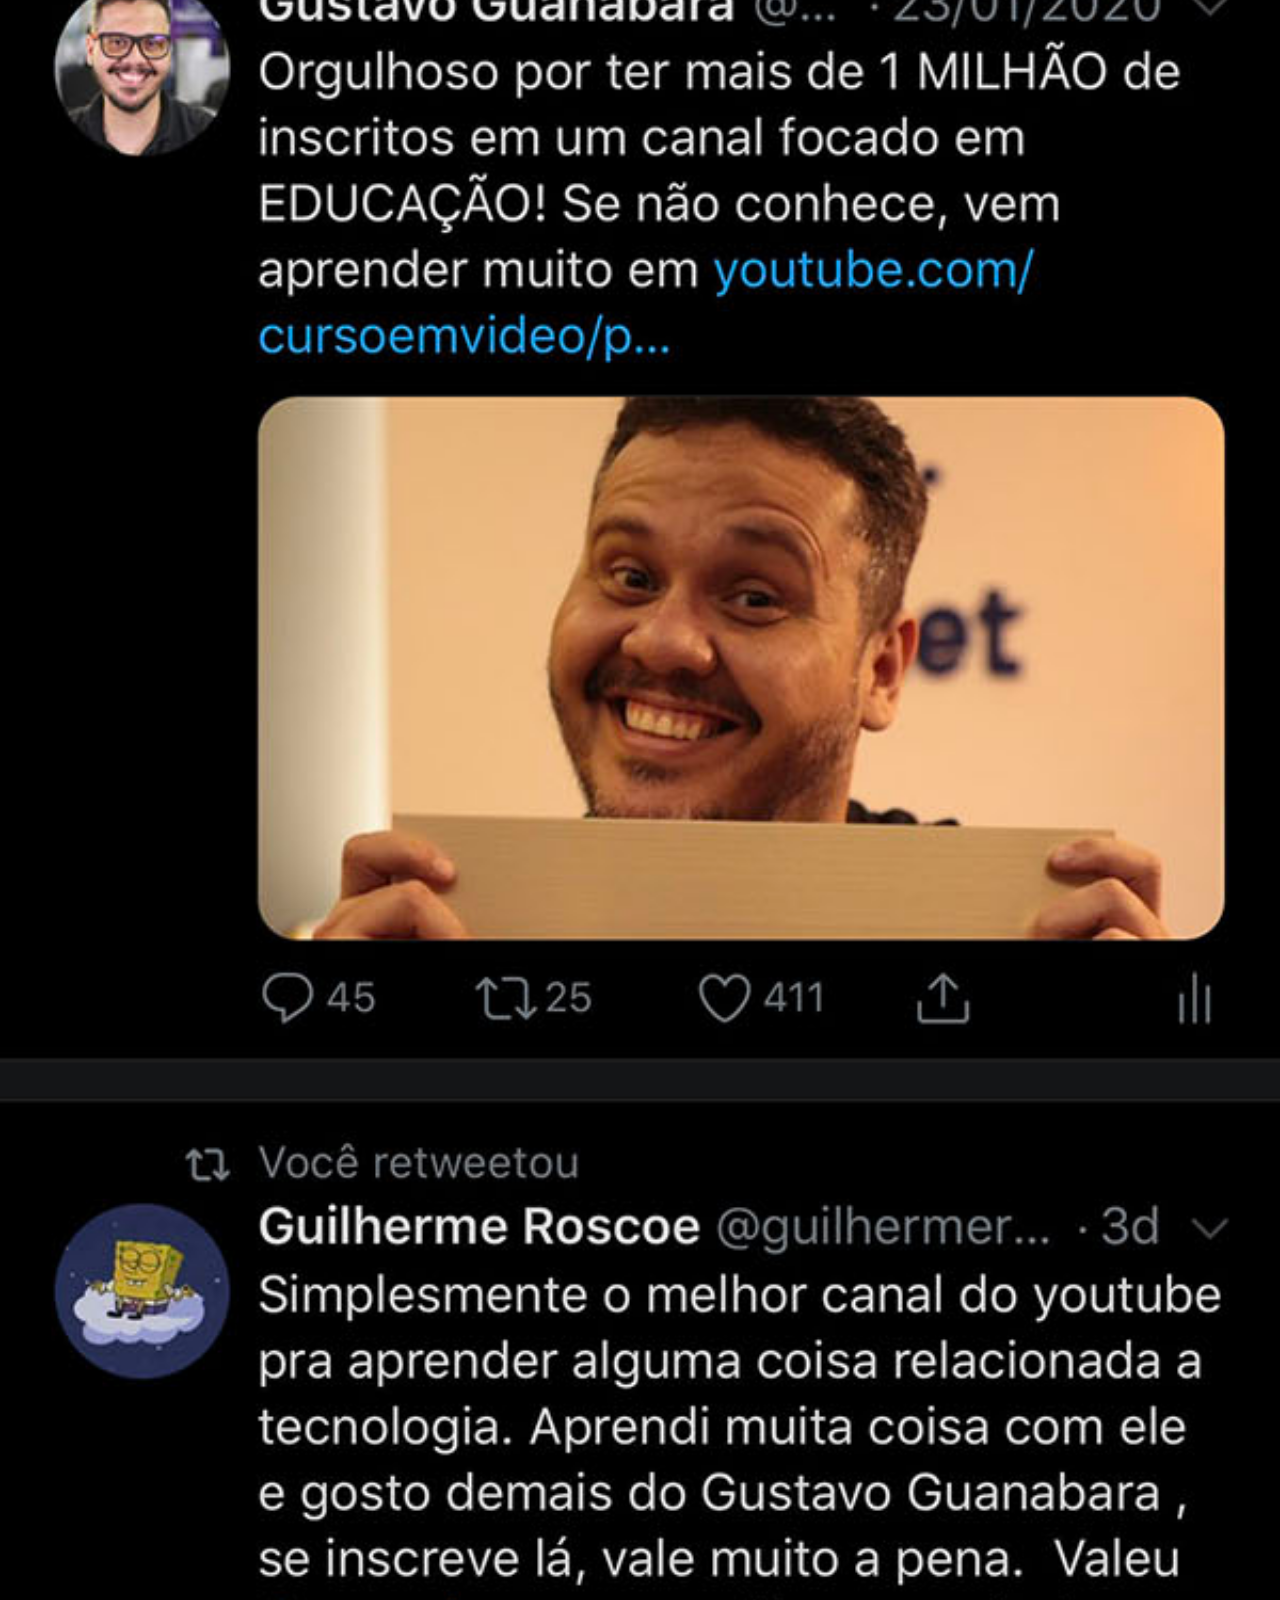
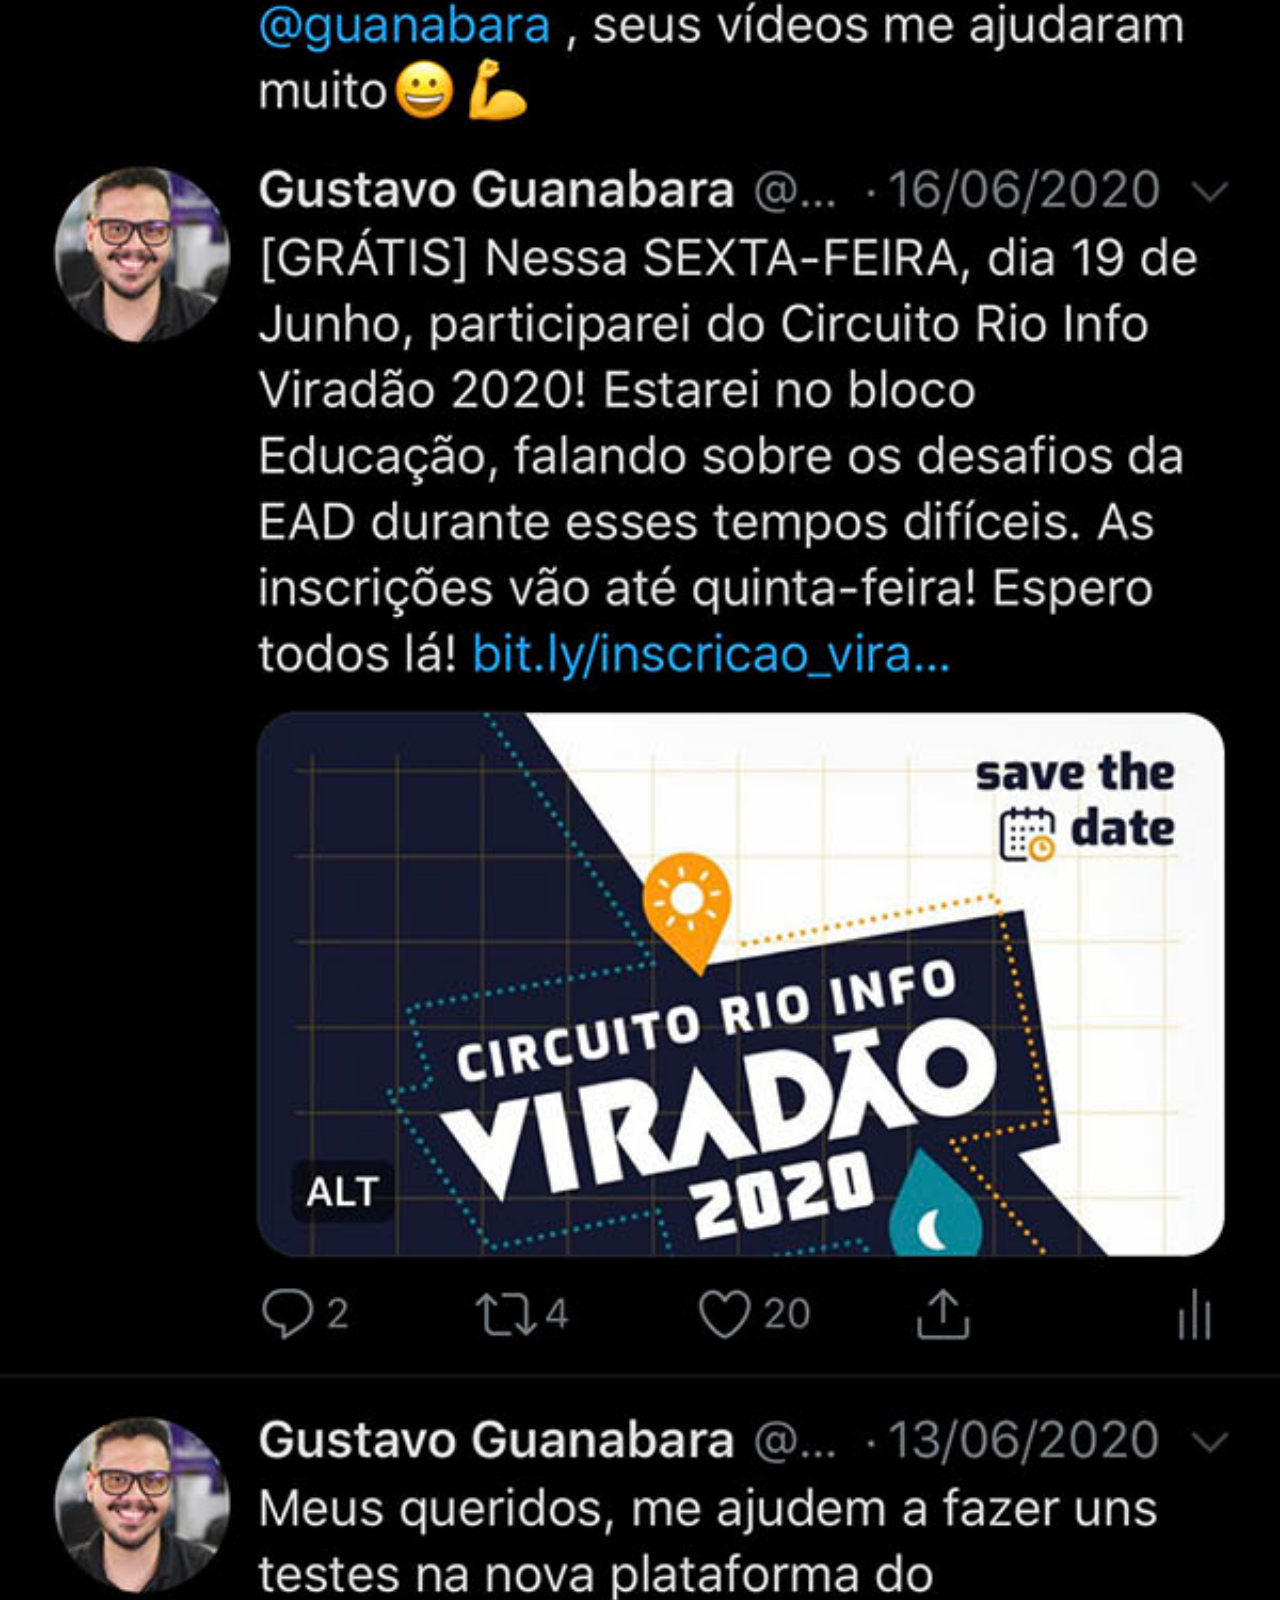
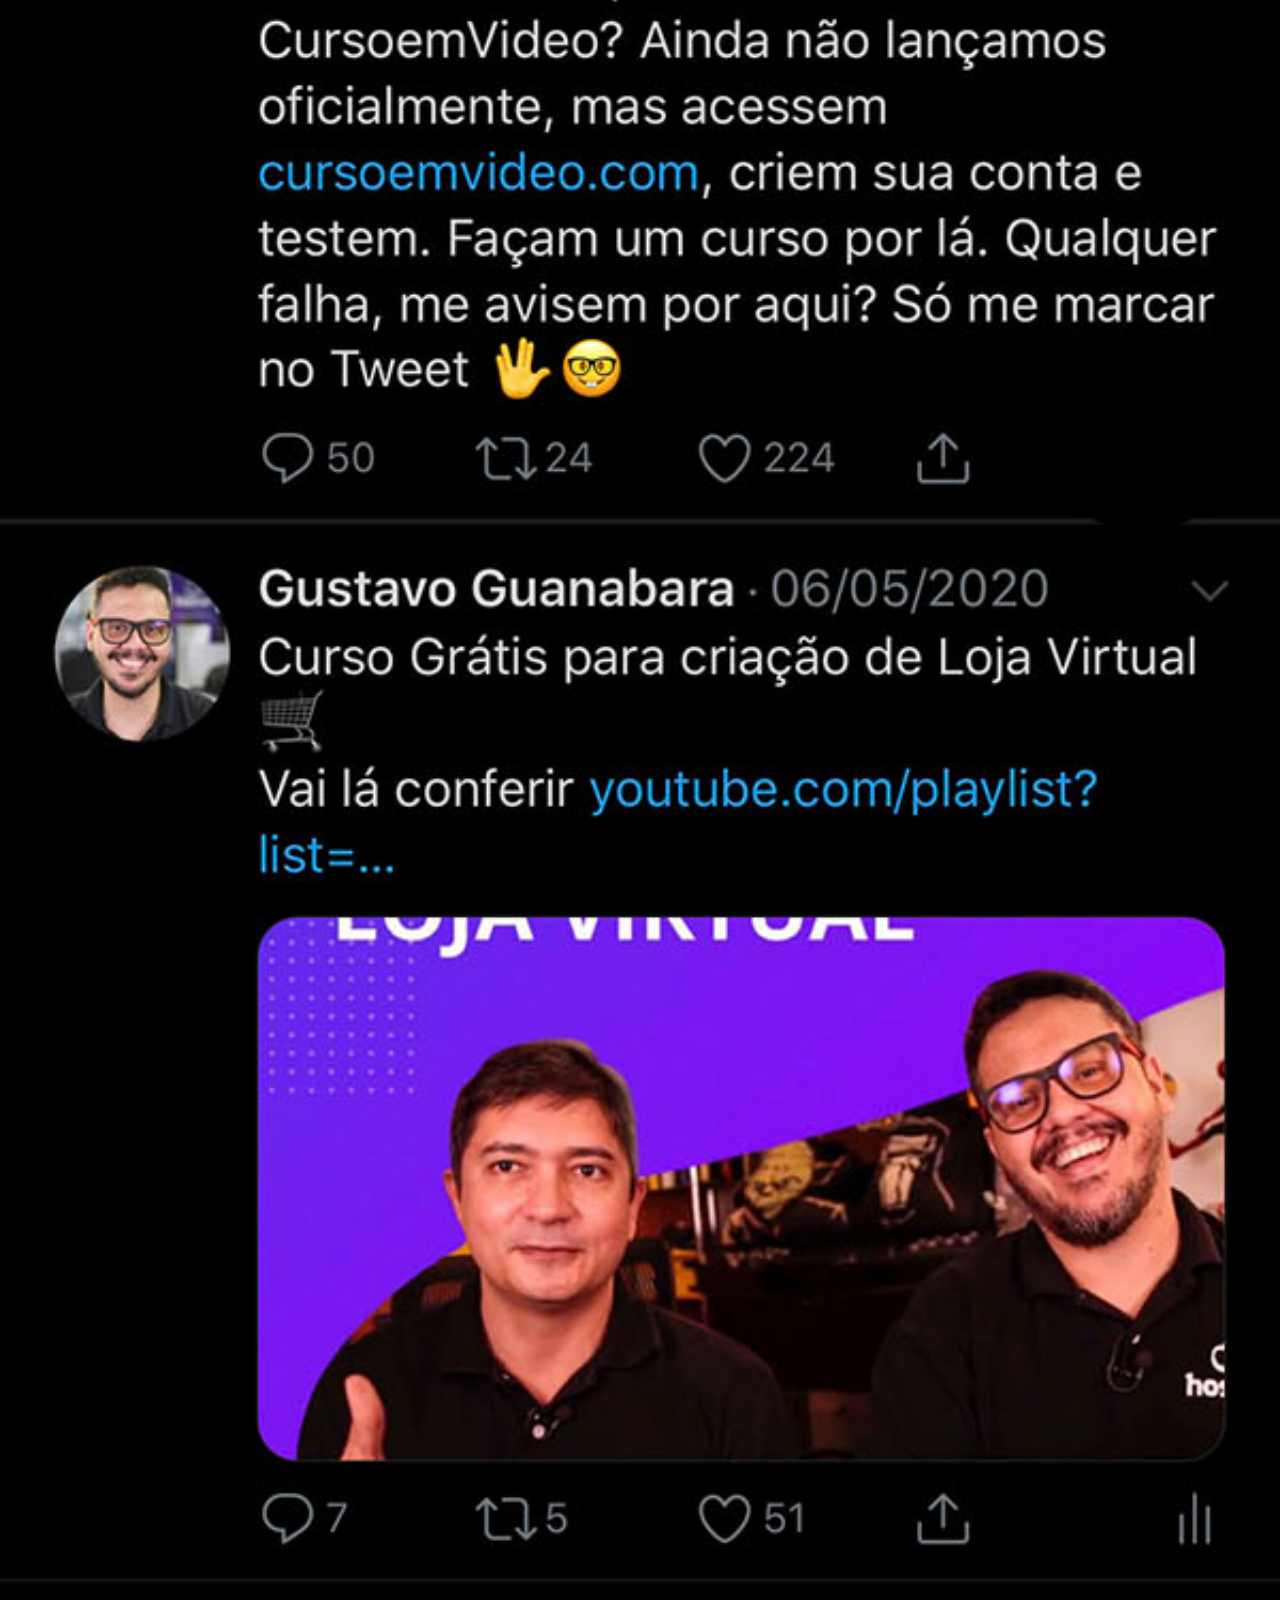
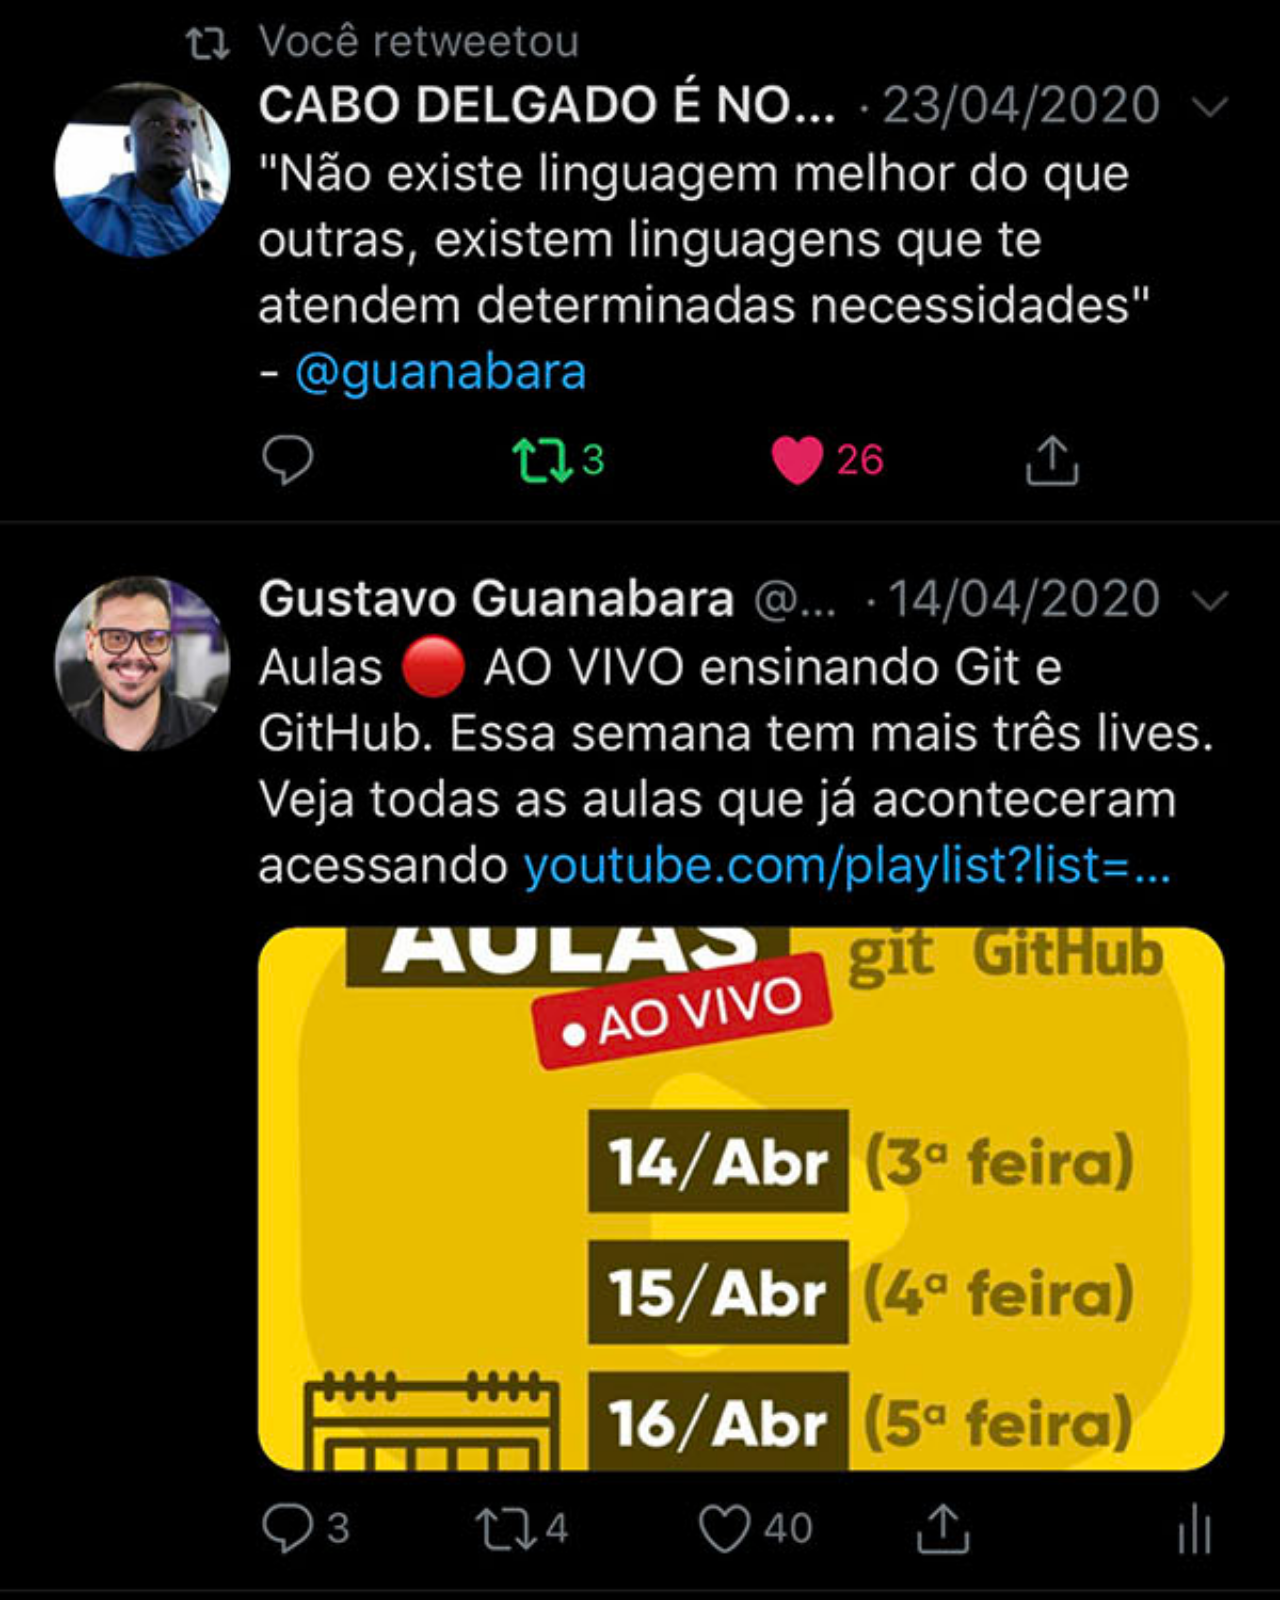
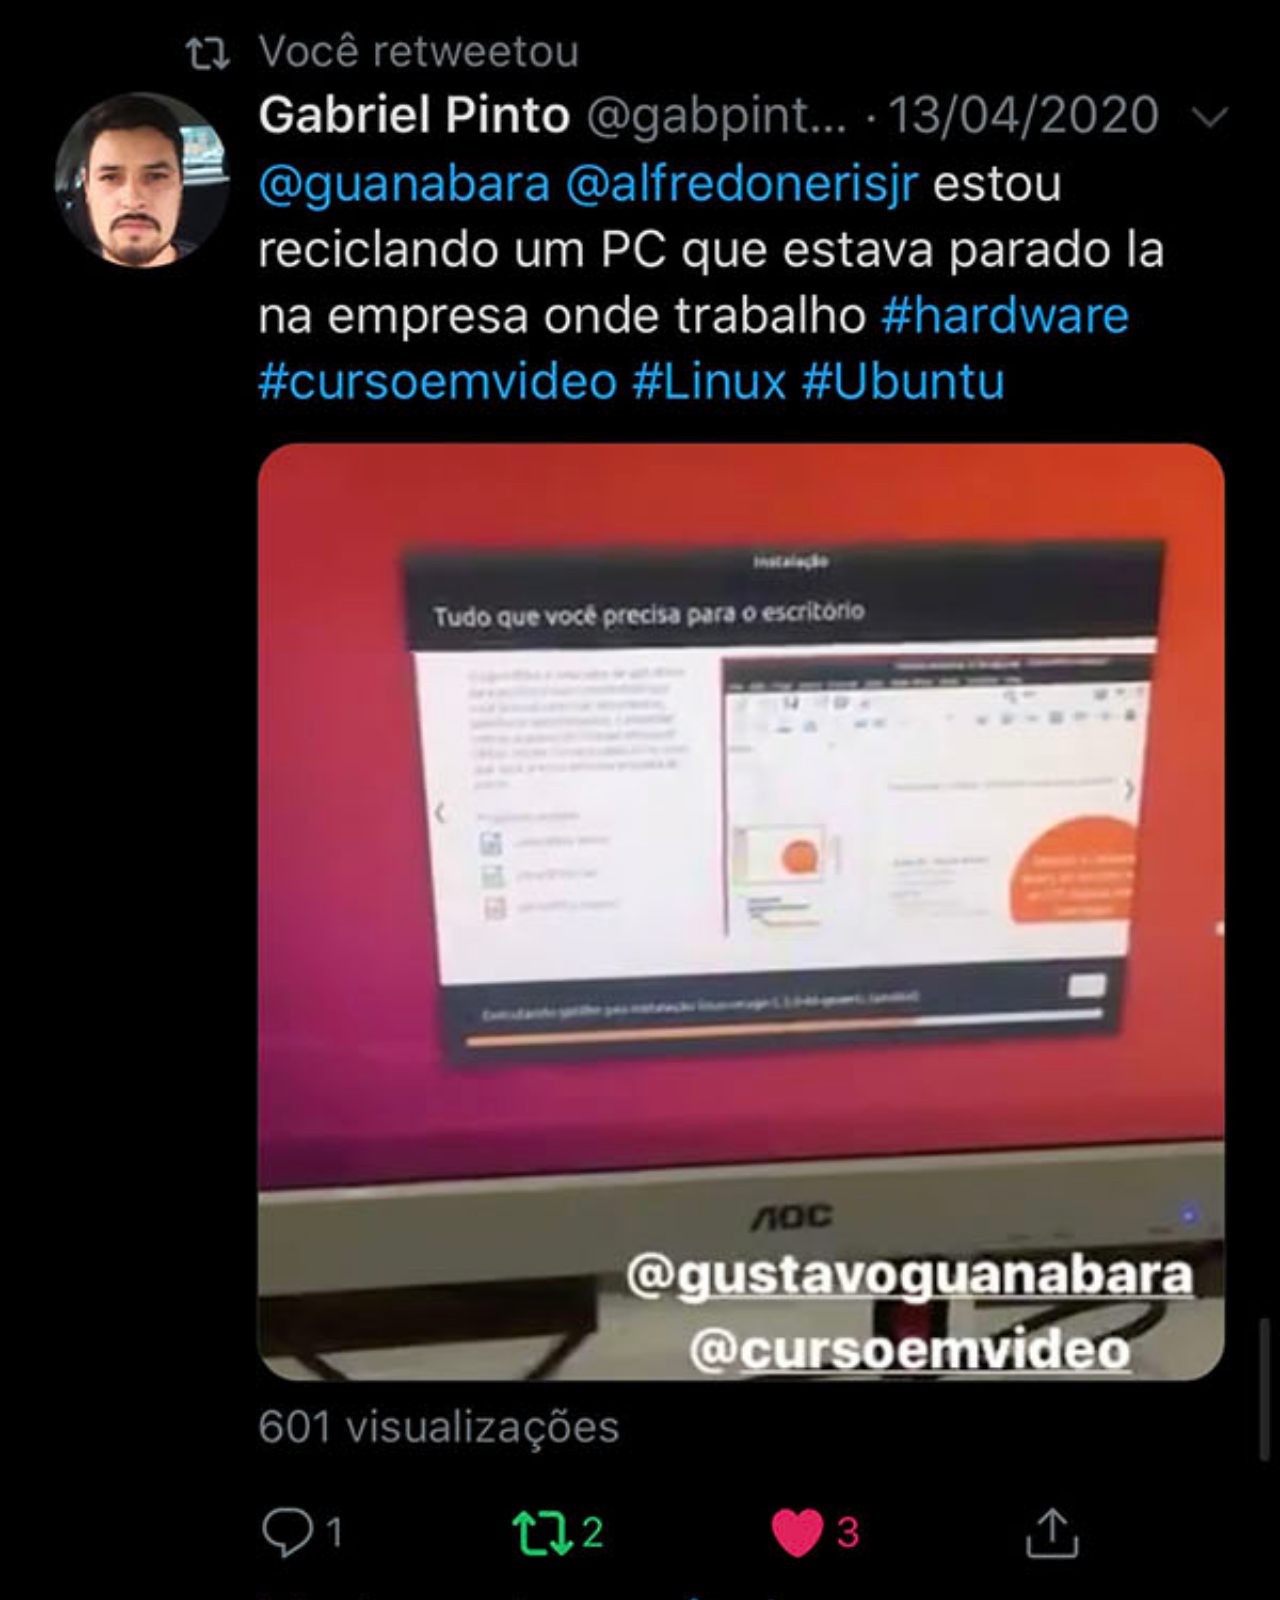
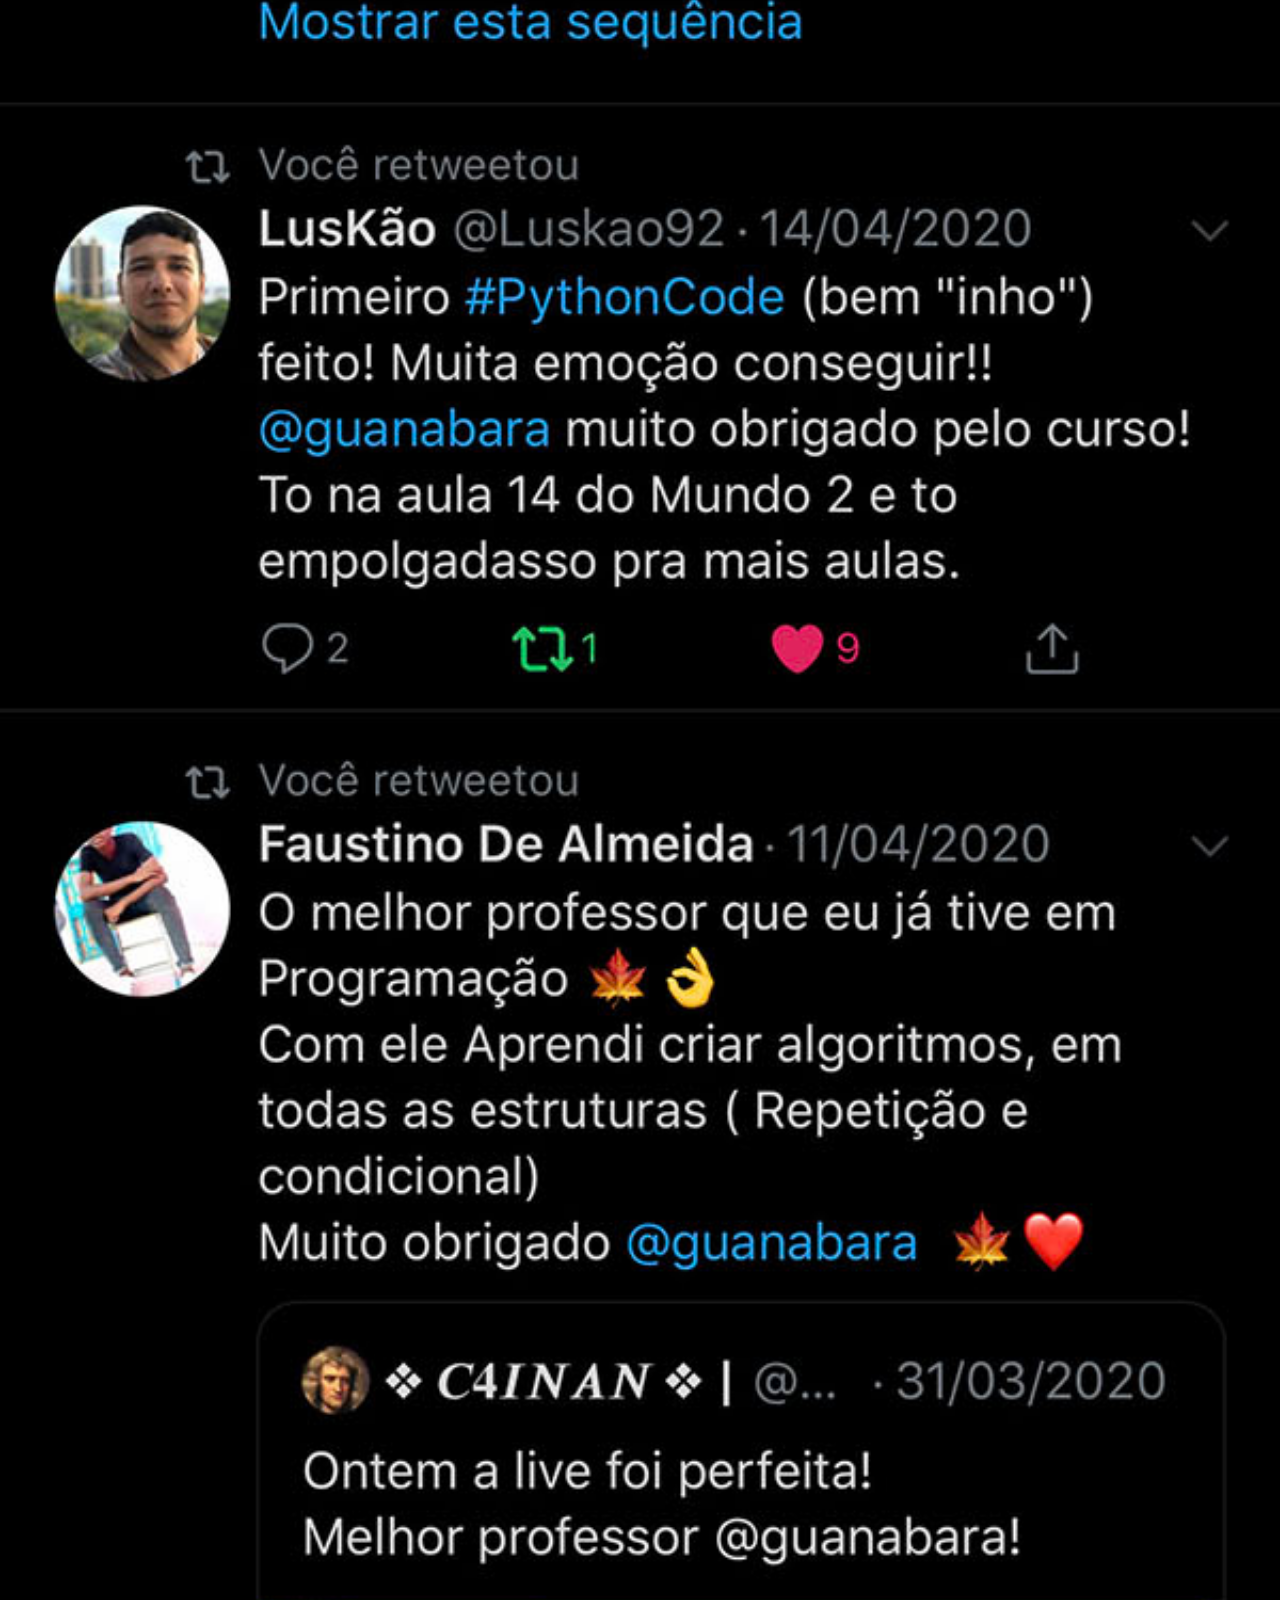
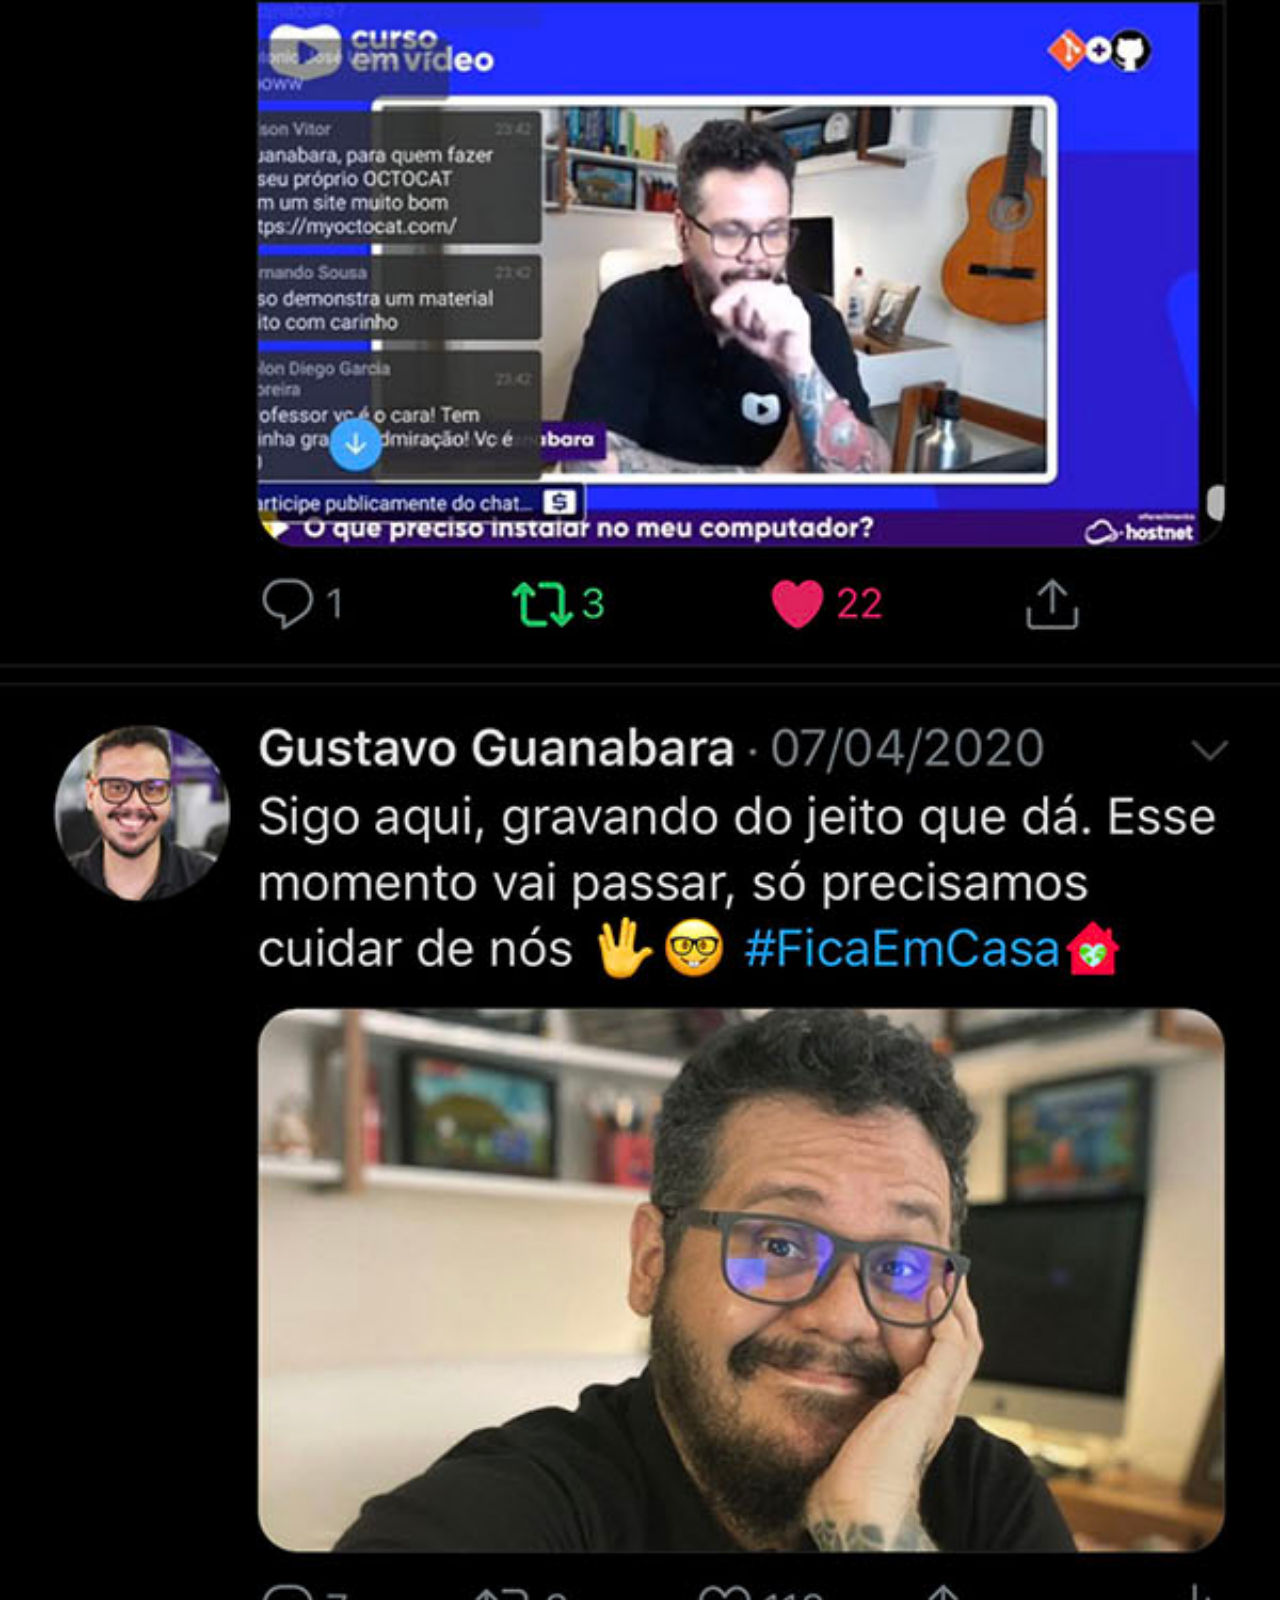
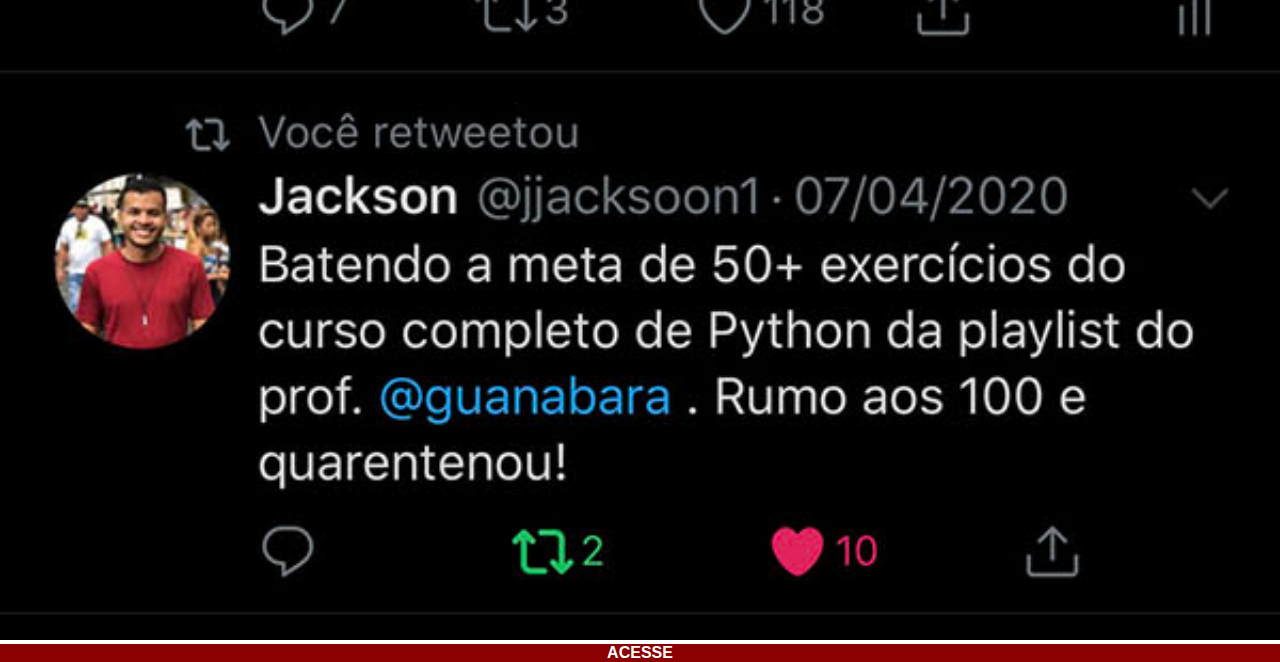
<file: twiter.html>
<!DOCTYPE html>
<html lang="pt-br">
<head>
    <meta charset="UTF-8">
    <meta http-equiv="X-UA-Compatible" content="IE=edge">
    <meta name="viewport" content="width=device-width, initial-scale=1.0">
    <title>Document</title>
    <link rel="stylesheet" href="social.css">
</head>
<body>
    <img src="imagens/tela-twitter.jpg" alt="">
    <a href="#">ACESSE</a>
    
</body>
</html>
</file>
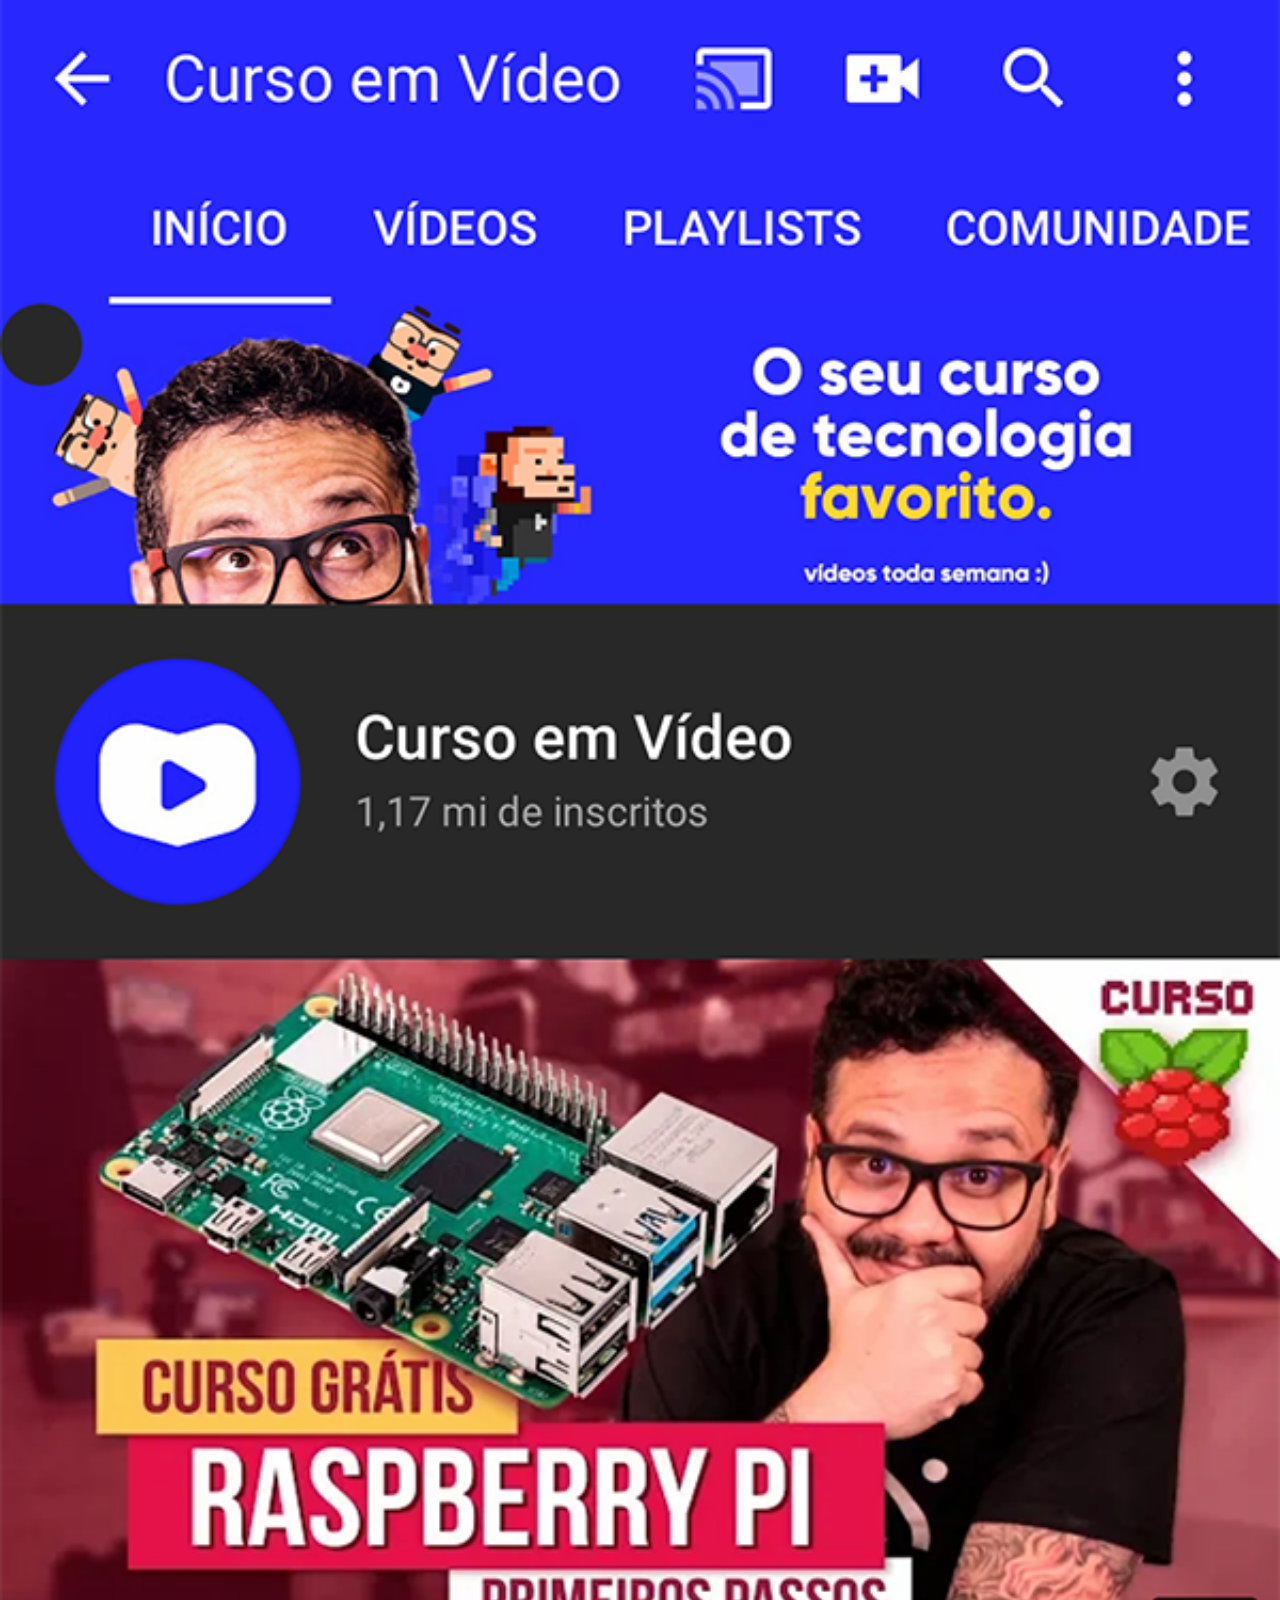
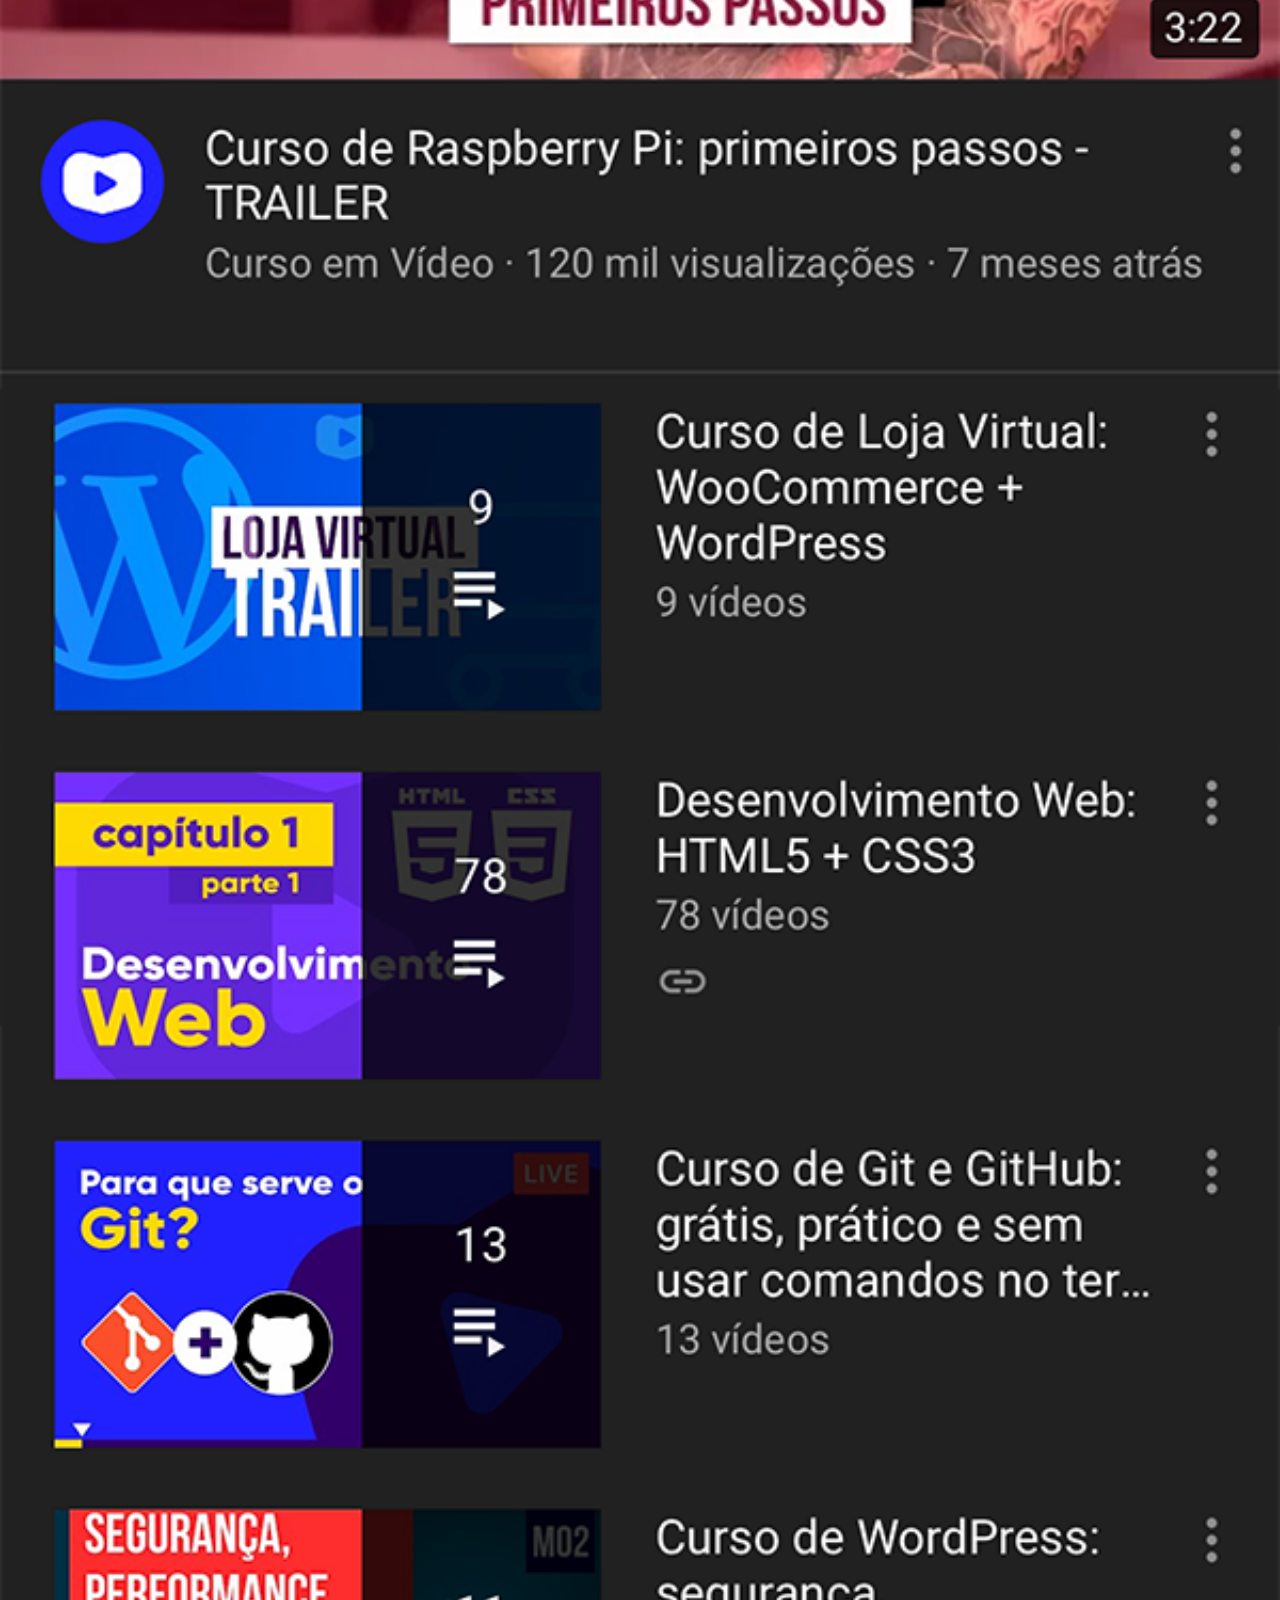
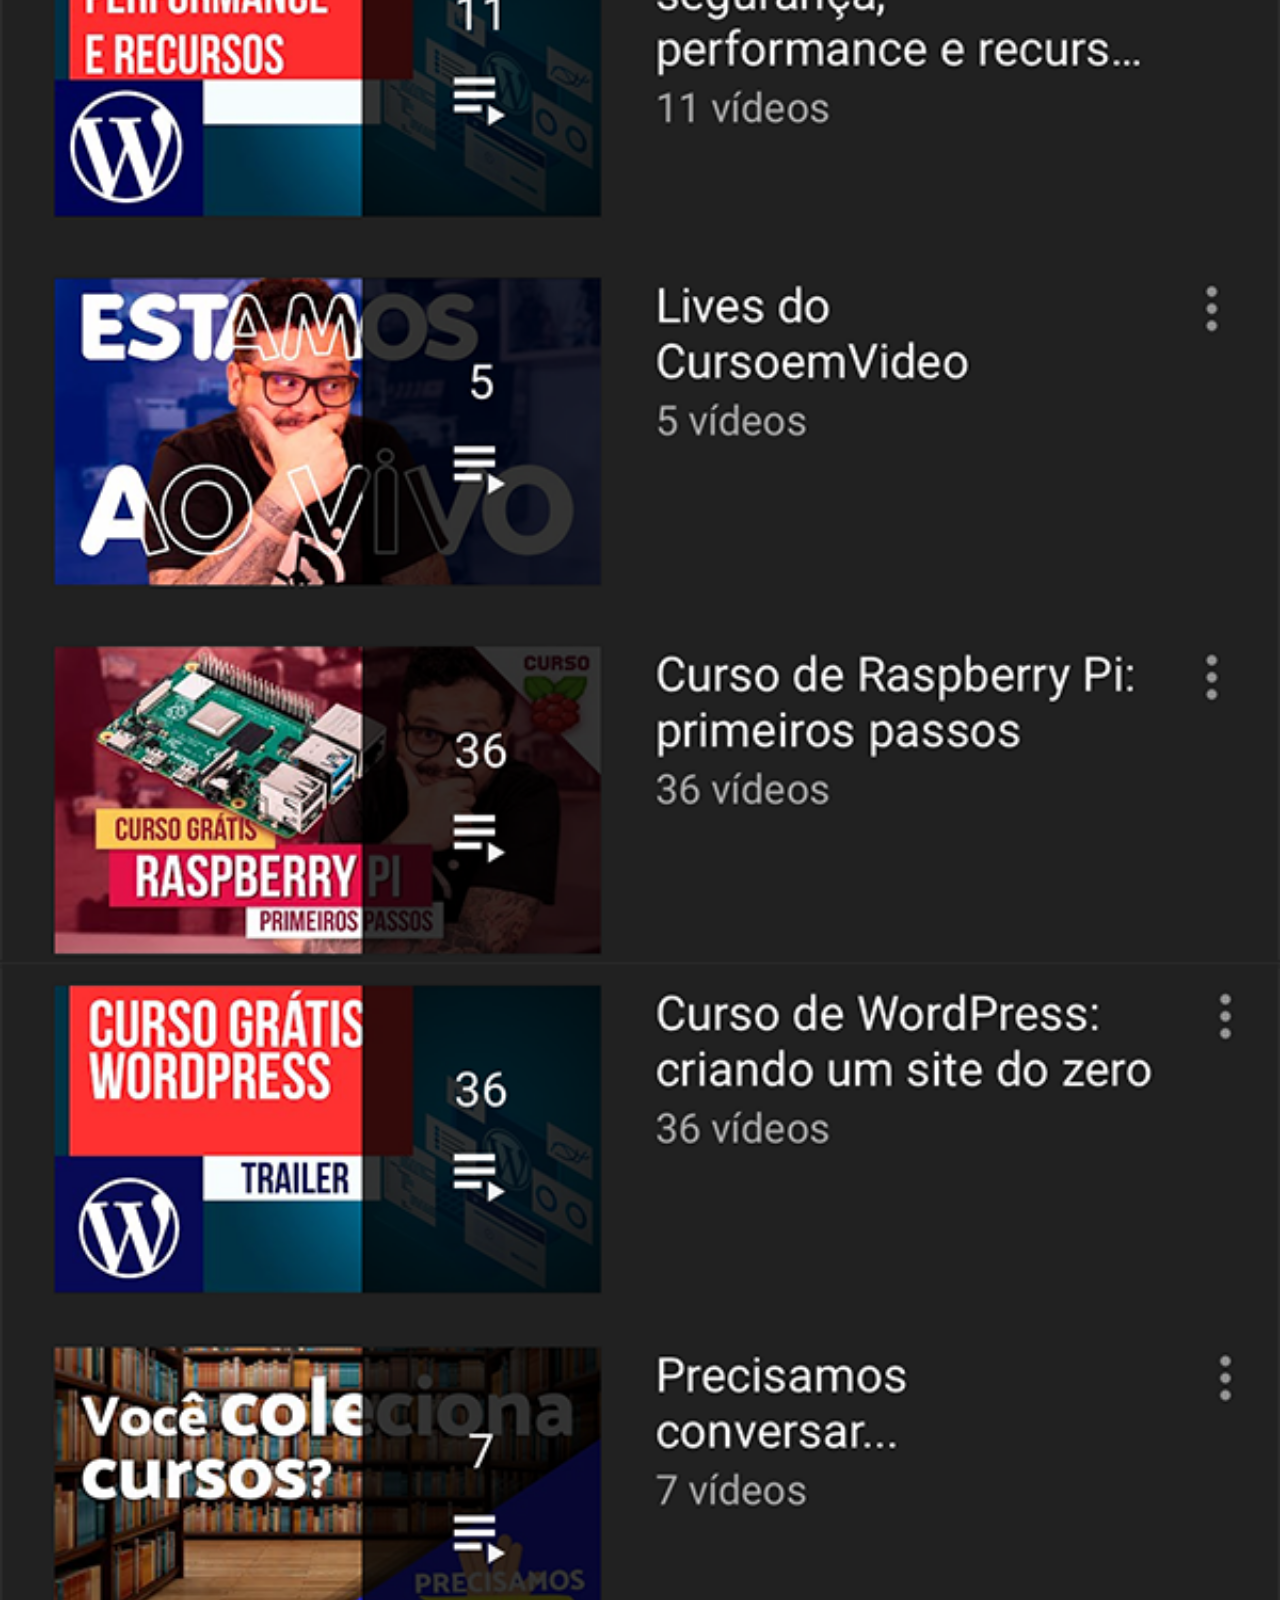
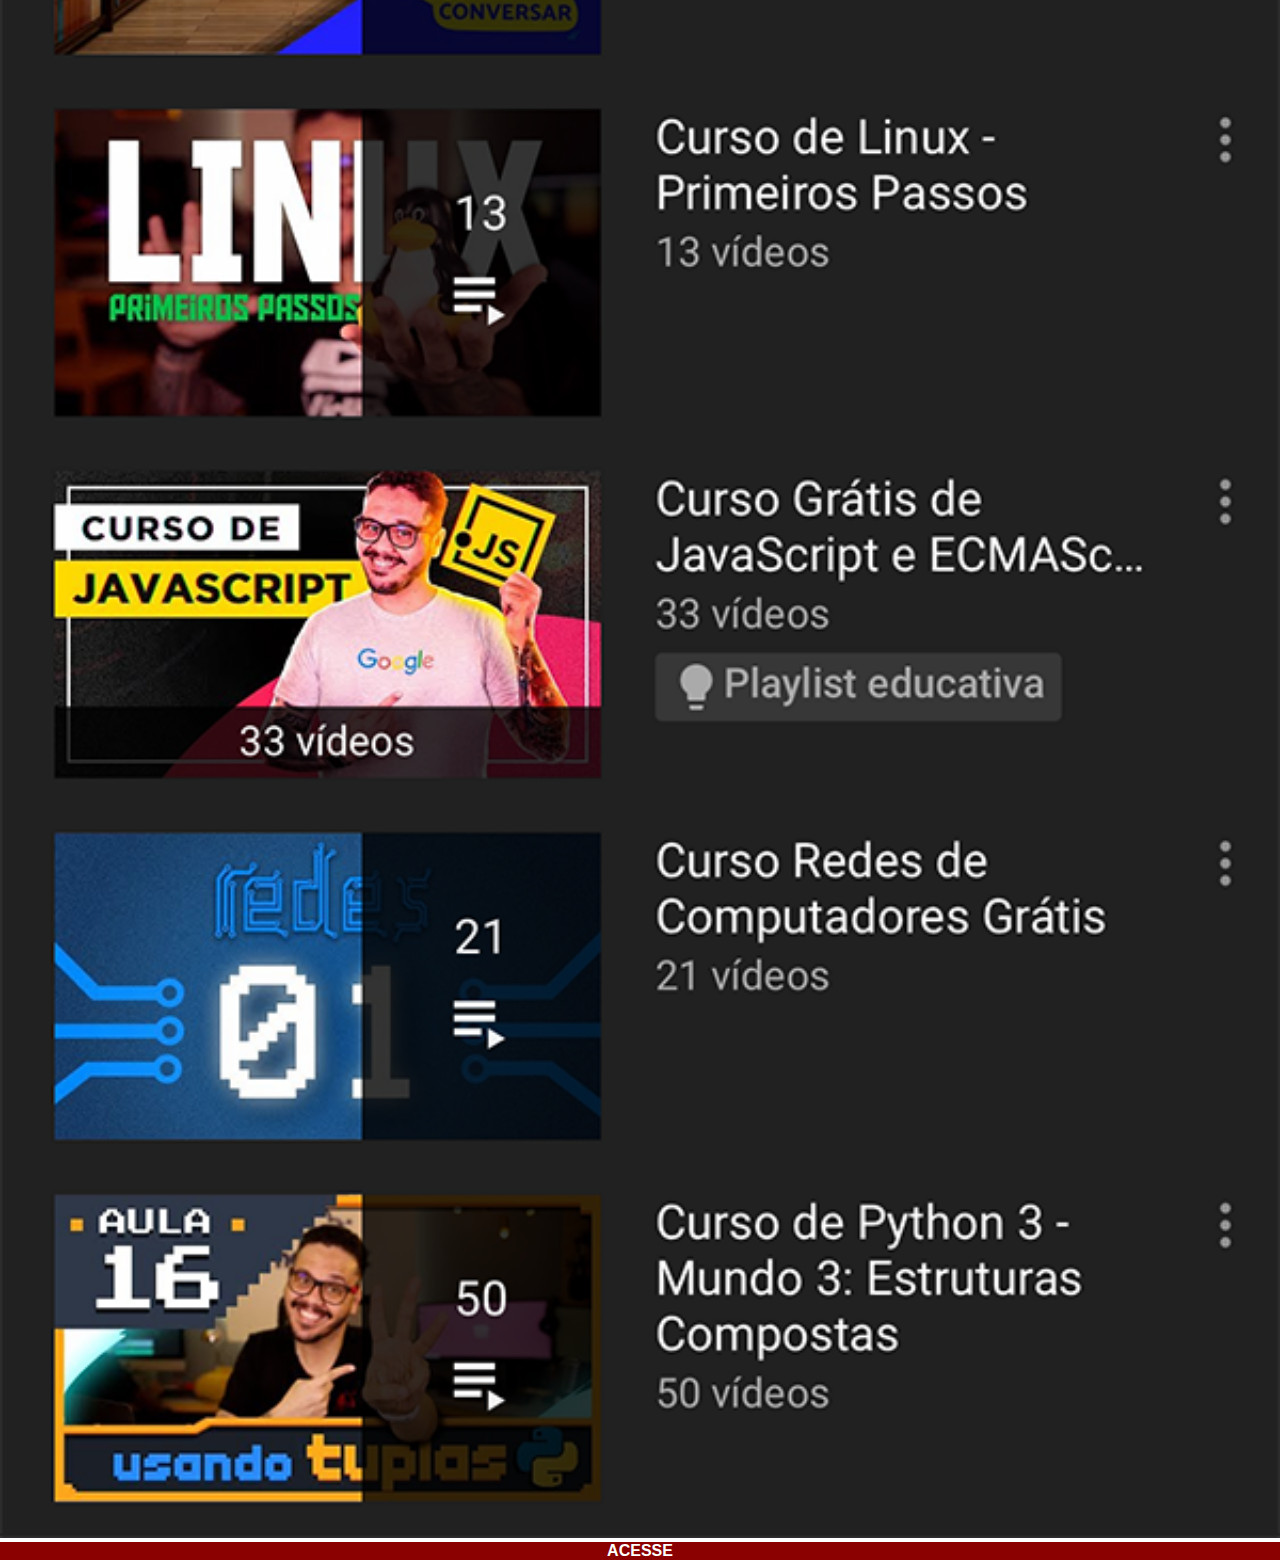
<file: youtube.html>
<!DOCTYPE html>
<html lang="pt-br">
<head>
    <meta charset="UTF-8">
    <meta http-equiv="X-UA-Compatible" content="IE=edge">
    <meta name="viewport" content="width=device-width, initial-scale=1.0">
    <title>Document</title>
    <link rel="stylesheet" href="social.css">
</head>
<body>
   <img src="imagens/tela-youtube.png" alt="">
   <a href="#" target="_blank">ACESSE</a>
    
</body>
</html>
</file>
<file: style.css>
*{
    margin: 0px;
    padding: 0px;
    font-family: Arial, Helvetica, sans-serif;

}
html, body{
    height: 100vh;
    width: 100vw;
    background-color: black;
}
body{
   background: url(imagens/fundo-madeira.jpg) no-repeat top center;
   background-size: cover;
   background-attachment: fixed;
}
main{
    height: 100vh;
    position: relative;
    
}
section#telefone{
    position: absolute;
    top: 50%;
    left: 50%;
    transform: translate(-50%, -50%);
    height: 627px;
    width: 311px;
    background-color: blue;
    background: url(imagens/frame-iphone.png) no-repeat;
    
}
iframe#tela{
    position: relative;
    top: 80px;
    left: 22px;
    width: 267px; ;
    height: 471px;
}
section#redes{
    text-align: right;
}
section#redes > a > img{
    width: 50px;
    margin: 5px;
   border-radius: 50%;
   box-shadow: 2px 2px 5px rgba(0, 0, 0, 0.363) ;
   box-sizing: border-box;

}
section#redes > a >img:hover{
    border: 2px solid rgba(255, 255, 255, 0.603);
    transform: translate(-4px,-4px);
    box-shadow: 5px 5px 10px rgba(0, 0, 0, 0.575);
    transition: transform .5s, border 1s;
}
</file>
<file: social.css>
*{
    margin: 0px;
    padding: 0px;
    font-family: Arial, Helvetica, sans-serif;
}
::-webkit-scrollbar{
    width: 0px;
    height: 0px;
}
img{
width: 100vw;

}
a{
display: block;
background-color: darkred;
color: white;
text-align: center;
font-weight: bolder;
text-decoration: none;
}
a:hover{
color: blue;
background-color: darkgreen ;
}
</file>
